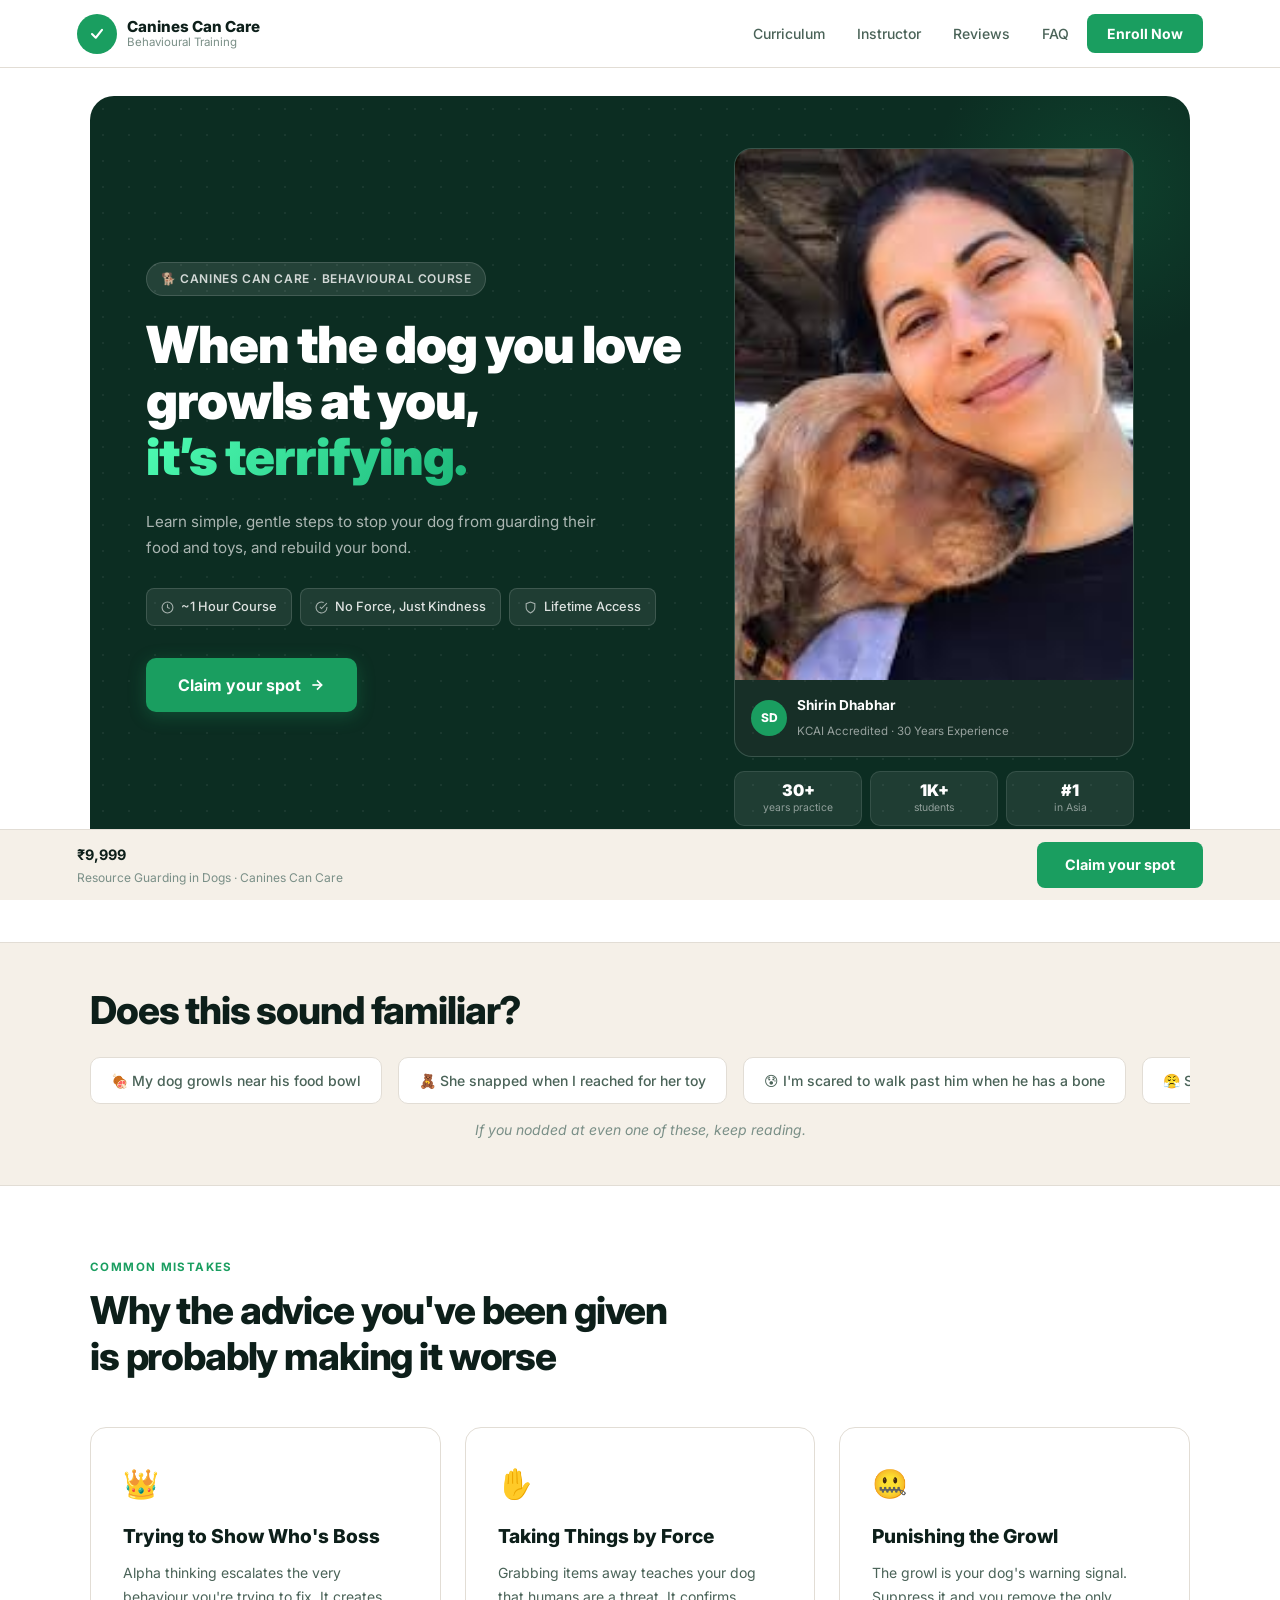
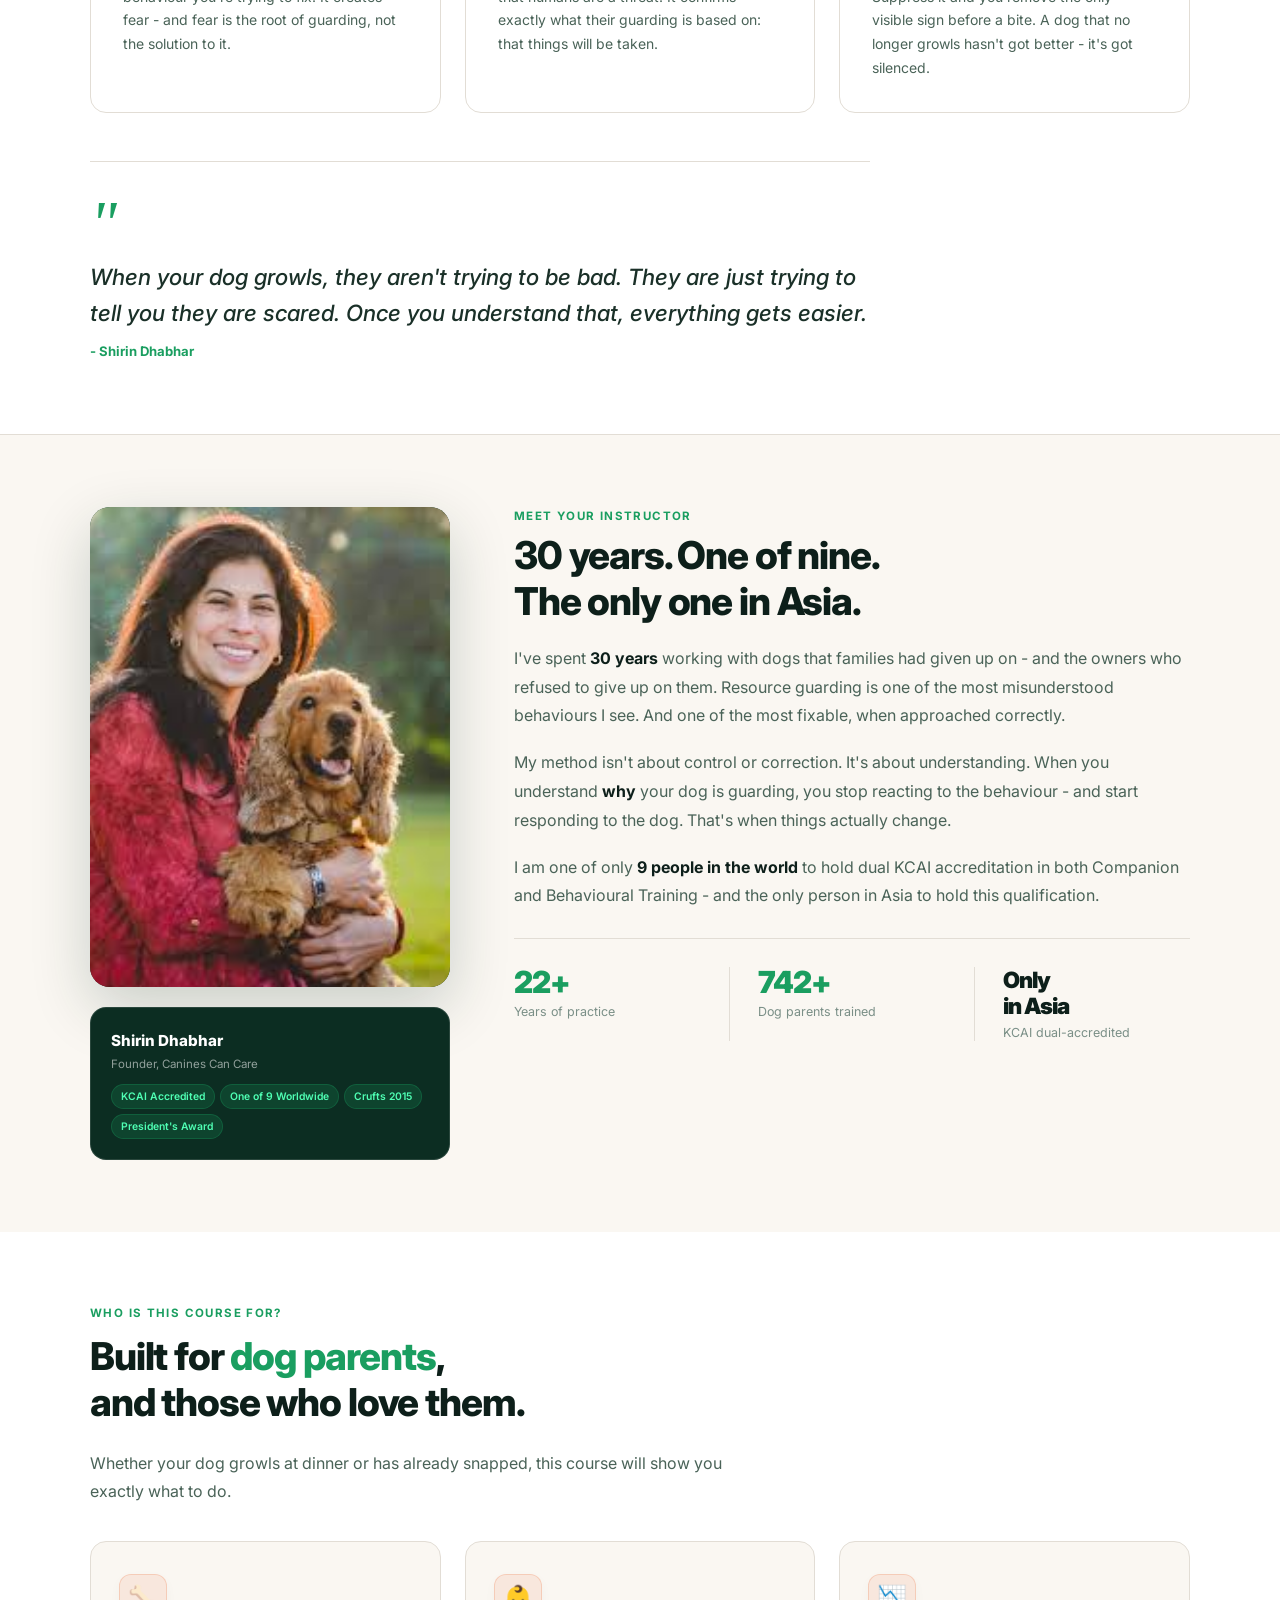
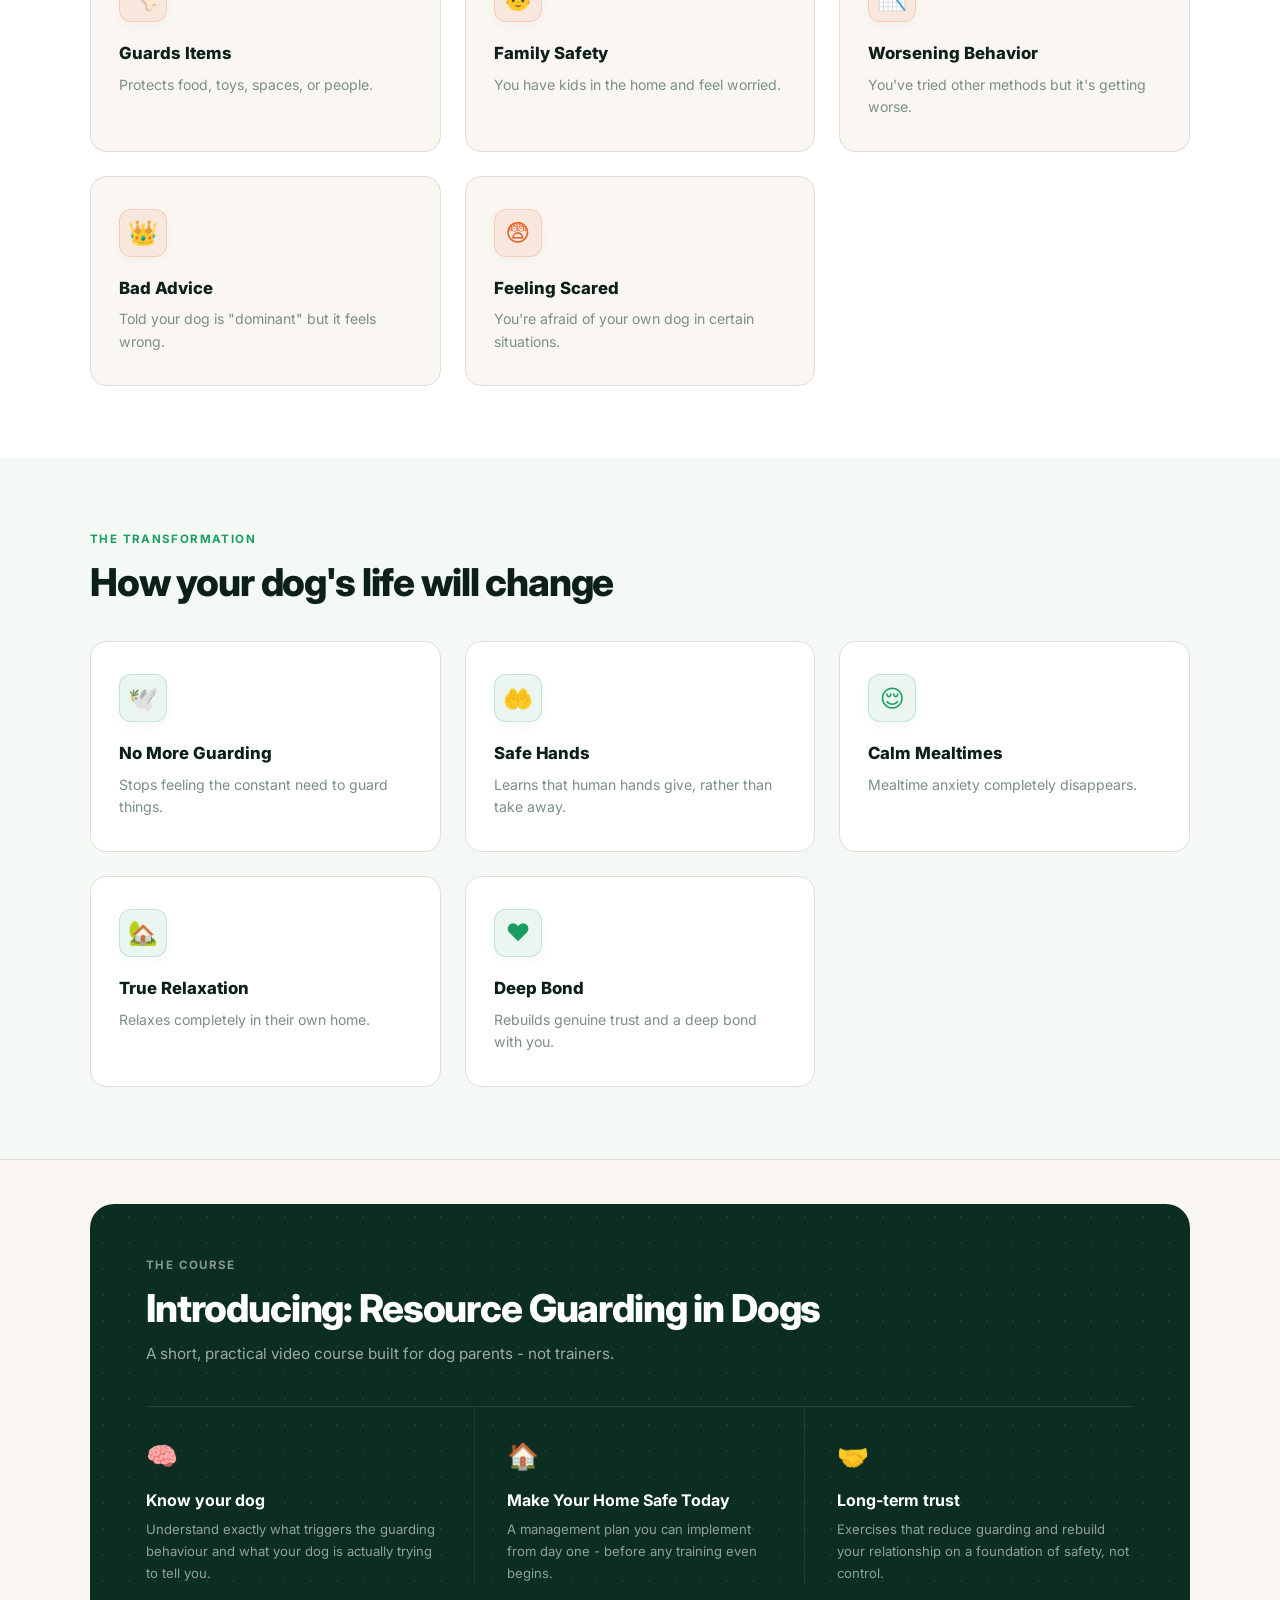
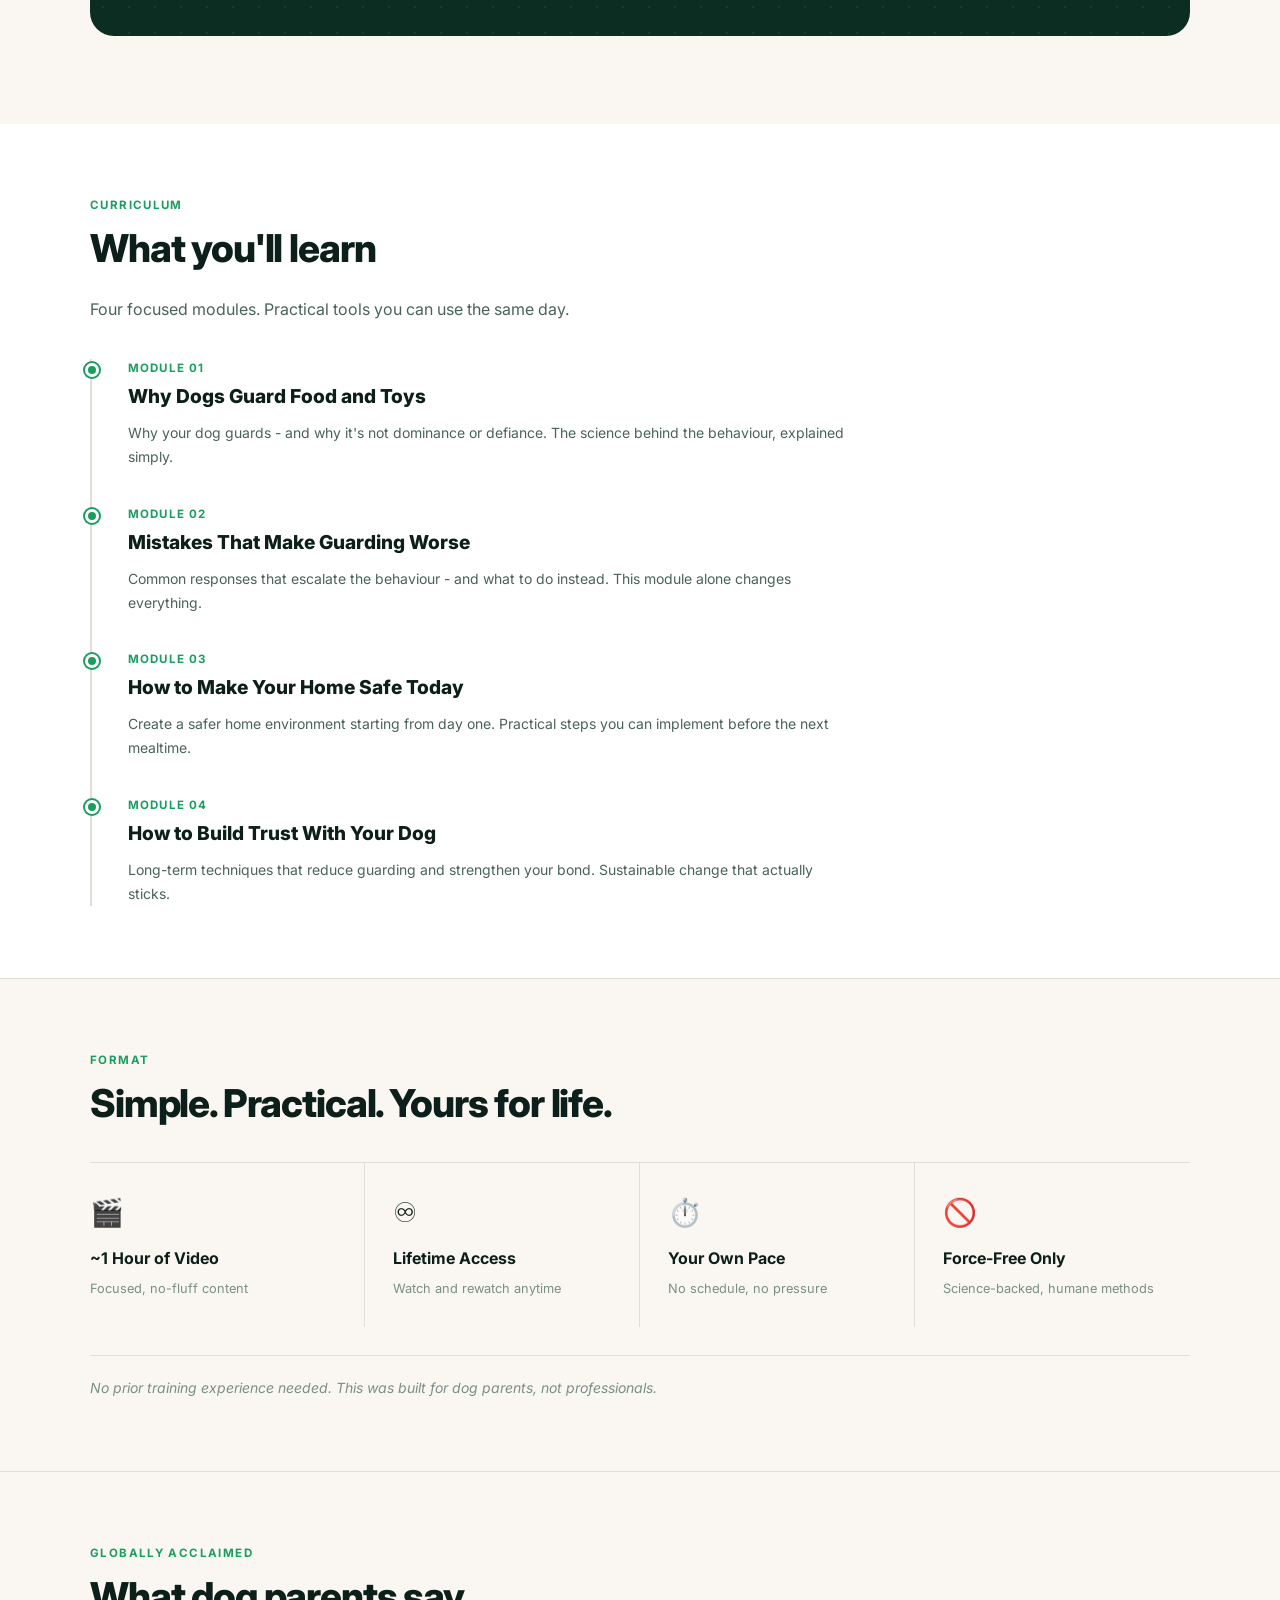
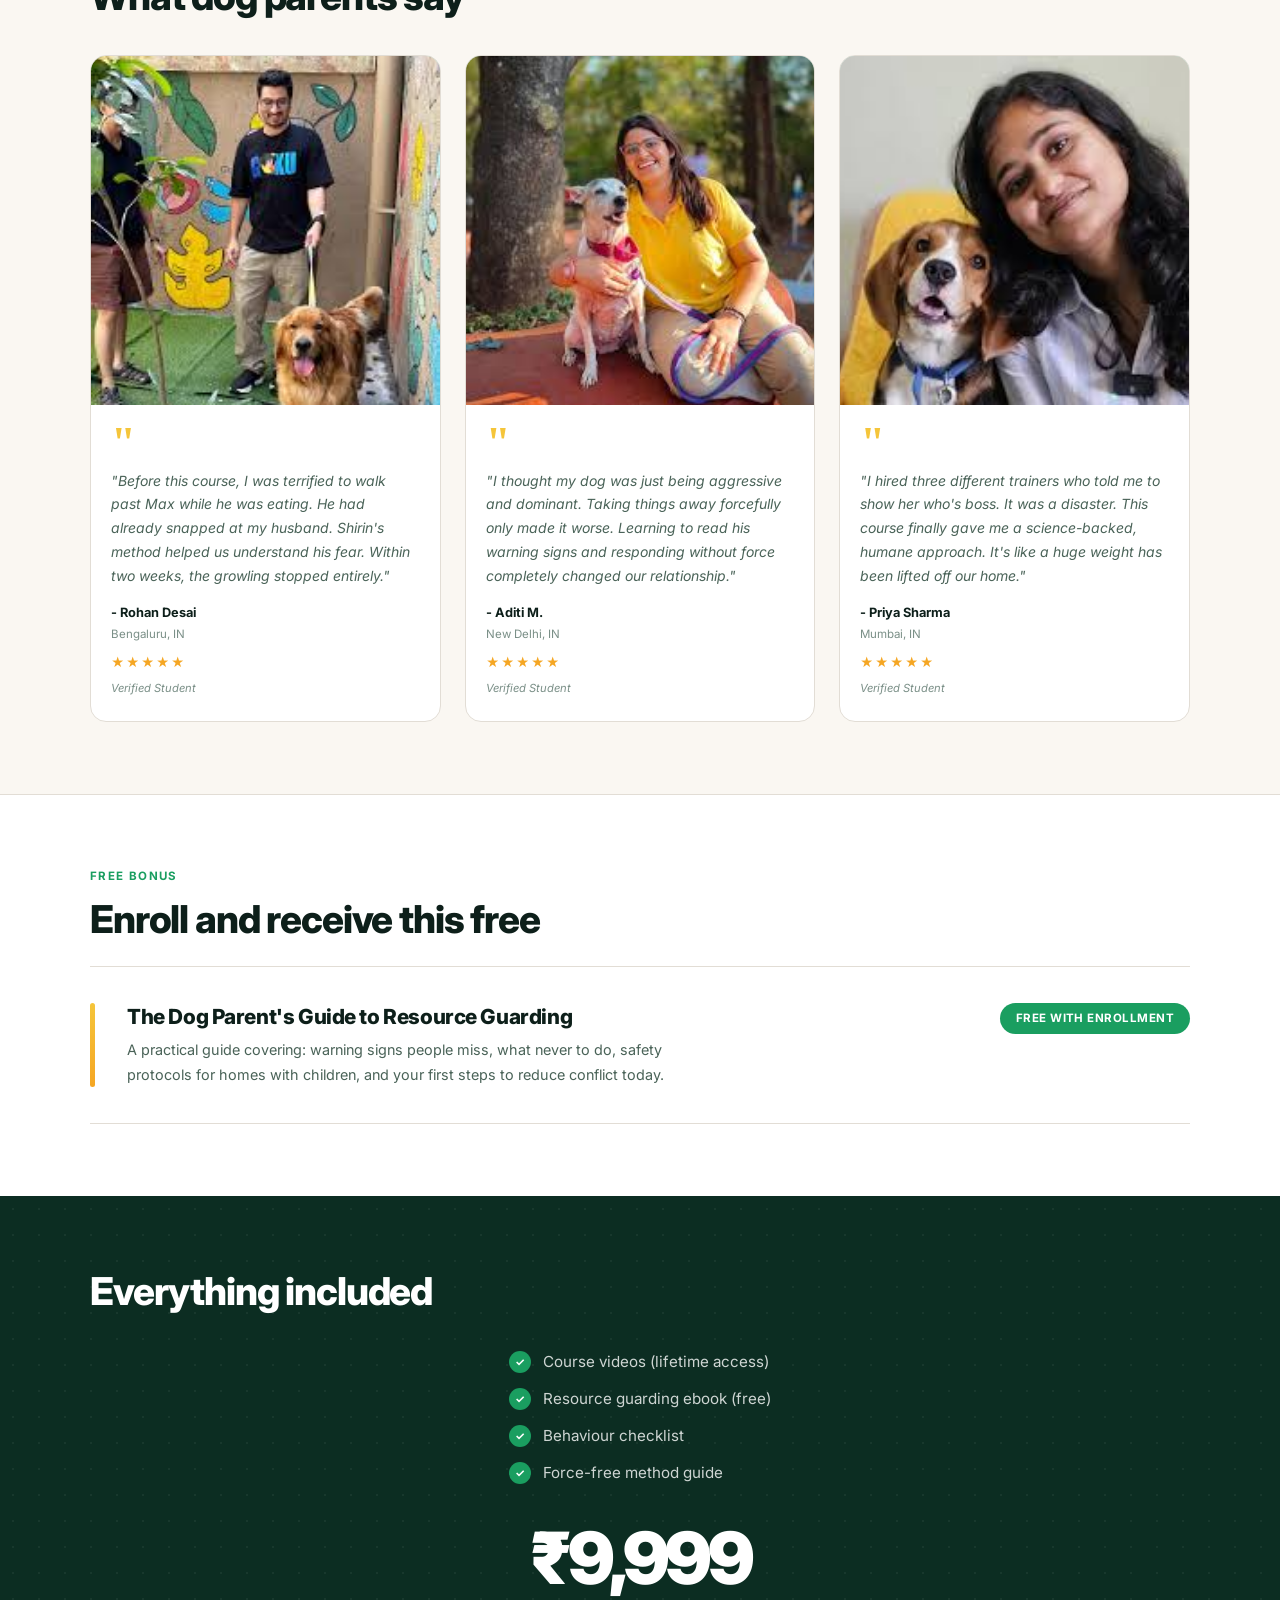
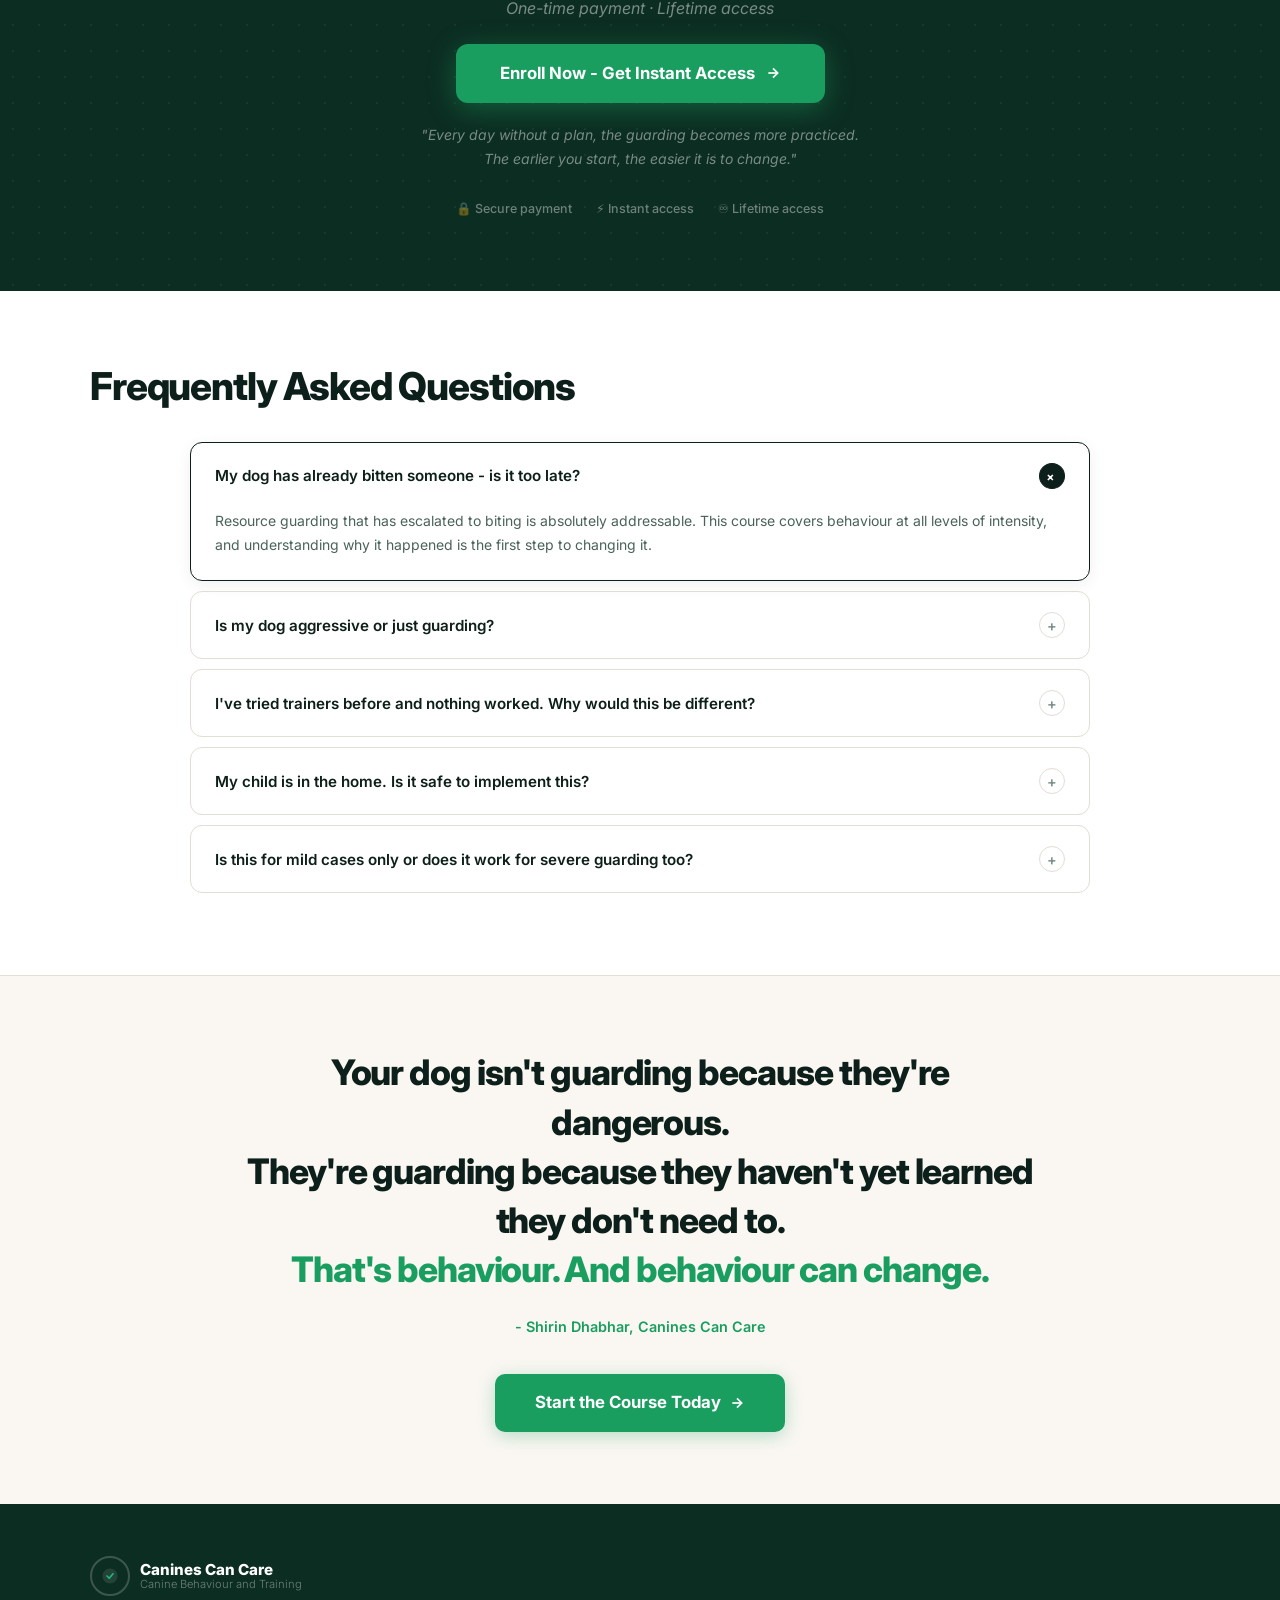
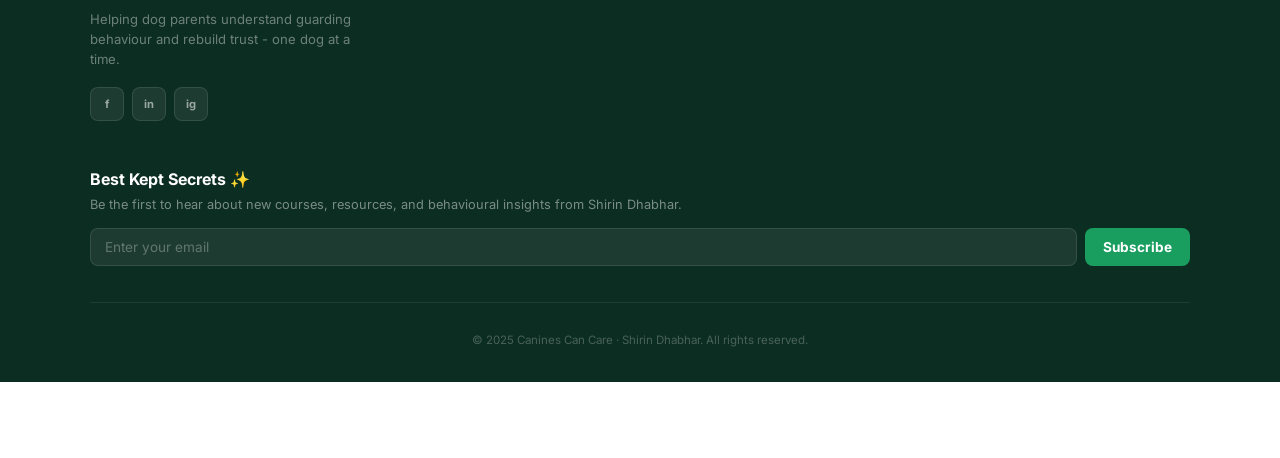
<file: resource-guarding-course.html>
<!DOCTYPE html>
<html lang="en">
<head>
<meta charset="UTF-8"/>
<meta name="viewport" content="width=device-width,initial-scale=1.0"/>
<title>Resource Guarding in Dogs - Canines Can Care</title>
<link rel="preconnect" href="https://fonts.googleapis.com"/>
<link rel="preconnect" href="https://fonts.gstatic.com" crossorigin/>
<link href="https://fonts.googleapis.com/css2?family=Inter:ital,wght@0,300;0,400;0,500;0,600;0,700;0,800;0,900;1,400&display=swap" rel="stylesheet"/>
<style>
/* ════════════════════════════════════
   RESET & ROOT
════════════════════════════════════ */
*,*::before,*::after{box-sizing:border-box;margin:0;padding:0}
html{scroll-behavior:smooth;-webkit-font-smoothing:antialiased;text-rendering:optimizeLegibility}
:root{
  --cream:#F5F0E8;
  --cream2:#EDE8DF;
  --cream3:#FAF7F2;
  --white:#FFFFFF;
  --dark:#0D1F1A;
  --dark2:#1A3028;
  --mid:#4A6358;
  --muted:#7A8F87;
  --border:#E2DDD5;
  --green:#1A9E60;
  --green2:#128A4F;
  --green-bg:#EAF6EF;
  --teal-hero:#0C2D22;
  --orange:#E8622A;
  --gold:#F5C53A;
  --font:'Inter',system-ui,sans-serif;
}
body{
  font-family:var(--font);
  background:#fff;
  color:var(--dark);
  line-height:1.65;
  overflow-x:hidden;
  padding-top:68px;
  padding-bottom:76px;
}

/* ════════════════════════════════════
   SCROLL ANIMATIONS
════════════════════════════════════ */
.reveal{
  opacity:0;
  transform:translateY(32px);
  transition:opacity .7s cubic-bezier(.22,1,.36,1), transform .7s cubic-bezier(.22,1,.36,1);
}
.reveal.visible{opacity:1;transform:translateY(0)}
.reveal-left{
  opacity:0;transform:translateX(-40px);
  transition:opacity .75s cubic-bezier(.22,1,.36,1),transform .75s cubic-bezier(.22,1,.36,1);
}
.reveal-left.visible{opacity:1;transform:translateX(0)}
.reveal-right{
  opacity:0;transform:translateX(40px);
  transition:opacity .75s cubic-bezier(.22,1,.36,1),transform .75s cubic-bezier(.22,1,.36,1);
}
.reveal-right.visible{opacity:1;transform:translateX(0)}
.reveal-scale{
  opacity:0;transform:scale(.94);
  transition:opacity .65s ease,transform .65s ease;
}
.reveal-scale.visible{opacity:1;transform:scale(1)}
/* stagger delays */
.d1{transition-delay:.05s}.d2{transition-delay:.15s}.d3{transition-delay:.25s}
.d4{transition-delay:.35s}.d5{transition-delay:.45s}

/* ════════════════════════════════════
   NAV
════════════════════════════════════ */
nav{
  position:fixed;top:0;left:0;right:0;z-index:1000;
  height:68px;padding:0 6%;
  background:rgba(255,255,255,0.95);
  backdrop-filter:blur(12px);-webkit-backdrop-filter:blur(12px);
  border-bottom:1px solid var(--border);
  display:flex;align-items:center;justify-content:space-between;
}
.nav-logo{display:flex;align-items:center;gap:10px;text-decoration:none}
.nav-logo-icon{
  width:40px;height:40px;border-radius:50%;
  background:var(--green);
  display:flex;align-items:center;justify-content:center;
  flex-shrink:0;
}
.nav-logo-icon svg{width:20px;height:20px}
.nav-brand{font-size:.95rem;font-weight:800;color:var(--dark);line-height:1.15}
.nav-brand small{display:block;font-weight:400;font-size:.72rem;color:var(--muted)}
.nav-links{display:flex;align-items:center;gap:4px}
.nav-link{color:var(--mid);font-size:.875rem;font-weight:500;text-decoration:none;padding:7px 14px;border-radius:6px;transition:color .2s,background .2s}
.nav-link:hover{color:var(--dark);background:var(--cream)}
.nav-enroll{
  background:var(--green);color:#fff;
  border:none;border-radius:8px;
  padding:8px 20px;font-size:.875rem;font-weight:700;
  cursor:pointer;text-decoration:none;font-family:var(--font);
  transition:background .2s,transform .15s;
}
.nav-enroll:hover{background:var(--green2);transform:translateY(-1px)}
.hamburger{display:none;flex-direction:column;gap:5px;background:none;border:none;cursor:pointer;padding:4px}
.hamburger span{width:22px;height:2px;background:var(--dark);border-radius:2px;display:block;transition:.3s}
.mobile-menu{
  display:none;position:fixed;top:68px;left:0;right:0;
  background:#fff;border-bottom:1px solid var(--border);
  padding:16px 6%;flex-direction:column;gap:0;z-index:999;
  box-shadow:0 12px 32px rgba(0,0,0,.1);
}
.mobile-menu.open{display:flex}
.mobile-menu a{color:var(--mid);text-decoration:none;font-size:.95rem;font-weight:500;padding:12px 0;border-bottom:1px solid var(--border)}
.mobile-menu a:last-child{border-bottom:none;color:var(--green);font-weight:700}

/* ════════════════════════════════════
   STICKY BAR
════════════════════════════════════ */
.sticky-bar{
  position:fixed;bottom:0;left:0;right:0;z-index:999;
  background:var(--cream);border-top:1px solid var(--border);
  padding:12px 6%;display:flex;align-items:center;justify-content:space-between;gap:16px;
}
.sticky-info{font-size:.9rem;font-weight:700;color:var(--dark)}
.sticky-info span{display:block;font-size:.75rem;font-weight:400;color:var(--muted);margin-top:1px}
.sticky-btn{
  background:var(--green);color:#fff;border:none;border-radius:8px;
  padding:11px 28px;font-size:.9rem;font-weight:700;
  cursor:pointer;text-decoration:none;font-family:var(--font);
  transition:background .2s,transform .15s;white-space:nowrap;
}
.sticky-btn:hover{background:var(--green2);transform:translateY(-1px)}

/* ════════════════════════════════════
   GLOBAL TYPOGRAPHY & ALIGNMENT
════════════════════════════════════ */
h1 { font-size: clamp(2.2rem, 5vw, 3.2rem); font-weight: 900; line-height: 1.1; letter-spacing: -0.02em; margin-bottom: 24px; color: var(--dark); text-align: left; }
h2 { font-size: clamp(1.8rem, 4vw, 2.4rem); font-weight: 800; line-height: 1.2; letter-spacing: -0.03em; margin-bottom: 24px; color: var(--dark); text-align: left; }
h3 { font-size: 1.2rem; font-weight: 800; line-height: 1.3; margin-bottom: 12px; color: var(--dark); text-align: left; }
h4 { font-size: 1rem; font-weight: 700; line-height: 1.4; margin-bottom: 8px; color: var(--dark); text-align: left; }
.section-title { margin-bottom: 24px; }
.eyebrow { text-align: left; }
.body-text { text-align: left; }

/* ════════════════════════════════════
   SHARED UTILS
════════════════════════════════════ */
.section{padding:72px 6%}
.inner{max-width:1100px;margin:0 auto}
.eyebrow{
  font-size:.72rem;font-weight:700;letter-spacing:.12em;
  text-transform:uppercase;color:var(--green);margin-bottom:10px;
}
h2.section-title{}
.body-text{font-size:1rem;color:var(--mid);line-height:1.75;max-width:640px}
.green-btn{
  display:inline-flex;align-items:center;gap:8px;
  background:var(--green);color:#fff;border:none;border-radius:10px;
  padding:14px 32px;font-size:1rem;font-weight:700;
  cursor:pointer;text-decoration:none;font-family:var(--font);
  transition:background .2s,transform .15s,box-shadow .2s;
  box-shadow:0 4px 18px rgba(26,158,96,.3);
}
.green-btn:hover{background:var(--green2);transform:translateY(-2px);box-shadow:0 8px 24px rgba(26,158,96,.4)}
.green-btn svg{width:16px;height:16px}

/* ════════════════════════════════════
   S01 HERO
════════════════════════════════════ */
#hero{background:#fff;padding:32px 6% 0}
.hero-card{
  background:var(--teal-hero);
  border-radius:24px;
  padding:52px 56px;
  display:grid;
  grid-template-columns:1fr 400px;
  gap:40px;align-items:center;
  background-image:radial-gradient(circle,rgba(255,255,255,.06) 1px,transparent 1px);
  background-size:26px 26px;
  background-color:var(--teal-hero);
  position:relative;overflow:hidden;
}
/* animated glow orb */
.hero-orb{
  position:absolute;top:-80px;right:-80px;
  width:340px;height:340px;border-radius:50%;
  background:radial-gradient(circle,rgba(26,158,96,.18) 0%,transparent 70%);
  animation:orbPulse 5s ease-in-out infinite;
  pointer-events:none;
}
@keyframes orbPulse{0%,100%{transform:scale(1);opacity:.6}50%{transform:scale(1.15);opacity:1}}
.hero-eyebrow{
  display:inline-flex;align-items:center;gap:7px;
  background:rgba(255,255,255,.1);border:1px solid rgba(255,255,255,.14);
  color:rgba(255,255,255,.8);font-size:.75rem;font-weight:600;letter-spacing:.05em;
  padding:6px 14px;border-radius:50px;margin-bottom:20px;text-transform:uppercase;
}
.hero-h1{color:#fff}
.hero-h1 em{
  font-style:normal;
  background:linear-gradient(135deg,#4FFFB4,#1DB87A);
  -webkit-background-clip:text;-webkit-text-fill-color:transparent;background-clip:text;
}
.hero-sub{font-size:.95rem;color:rgba(255,255,255,.65);line-height:1.7;margin-bottom:28px;max-width:460px}
.hero-pills{display:flex;flex-wrap:wrap;gap:8px;margin-bottom:32px}
.hero-pill{
  display:inline-flex;align-items:center;gap:7px;
  background:rgba(255,255,255,.08);border:1px solid rgba(255,255,255,.14);
  color:rgba(255,255,255,.85);font-size:.8rem;font-weight:500;
  padding:7px 14px;border-radius:8px;
}
.hero-pill svg{width:13px;height:13px;opacity:.7}
/* hero right - instructor visual */
.hero-right-col{display:flex;flex-direction:column;gap:14px}
.hero-instructor-card{
  background:rgba(255,255,255,.07);
  border:1px solid rgba(255,255,255,.12);
  border-radius:18px;
  overflow:hidden;
  position:relative;
}
.hero-instructor-img{
  width:100%;aspect-ratio:3/4;object-fit:cover;display:block;
  background:linear-gradient(160deg,#1A4A35 0%,#0A2B1E 100%);
  position:relative;
}
/* placeholder avatar for when no image supplied */
.hero-instructor-img .placeholder-av{
  width:100%;height:100%;display:flex;flex-direction:column;
  align-items:center;justify-content:flex-start;gap:8px;
  background:linear-gradient(160deg,#1A4A35 0%,#0A2B1E 100%);
}
.placeholder-av .av-circle{
  width:96px;height:96px;border-radius:50%;
  background:rgba(255,255,255,.15);
  border:2px solid rgba(255,255,255,.2);
  display:flex;align-items:center;justify-content:flex-start;
  font-size:2.2rem;font-weight:900;color:#fff;letter-spacing:-.02em;
}
.placeholder-av p{font-size:.8rem;color:rgba(255,255,255,.5);font-style:italic}
.hero-instructor-caption{
  padding:14px 16px;
  background:rgba(0,0,0,.2);
  display:flex;align-items:center;gap:10px;
}
.hero-instructor-caption strong{font-size:.85rem;font-weight:700;color:#fff;display:block}
.hero-instructor-caption span{font-size:.72rem;color:rgba(255,255,255,.55)}
/* mini stat pills below photo */
.hero-stat-row{display:flex;gap:8px}
.hero-stat-pill{
  flex:1;background:rgba(255,255,255,.08);border:1px solid rgba(255,255,255,.1);
  border-radius:10px;padding:10px 12px;text-align:center;
}
.hero-stat-pill strong{font-size:1rem;font-weight:900;color:#fff;display:block;line-height:1}
.hero-stat-pill small{font-size:.65rem;color:rgba(255,255,255,.5);margin-top:3px;display:block;line-height:1.3}

/* proof cards below hero */
.proof-row{
  display:grid;grid-template-columns:1fr;gap:16px;
  margin-top:20px;
}
.proof-item{
  background:var(--cream);
  background-image:radial-gradient(circle,rgba(0,0,0,.05) 1px,transparent 1px);
  background-size:18px 18px;background-color:var(--cream);
  border:1px solid var(--border);border-radius:16px;
  padding:24px 28px;
  transition: transform .3s, box-shadow .3s;
}
.proof-item:hover{
  transform: translateY(-4px);
  box-shadow: 0 12px 32px rgba(0,0,0,.08);
}
.proof-big{font-size:2.2rem;font-weight:900;color:var(--dark);letter-spacing:-.04em;margin-bottom:5px;line-height:1}
.proof-sub{font-size:.83rem;color:var(--muted);line-height:1.5}
.proof-tags{display:flex;flex-wrap:wrap;gap:6px;margin-top:12px}
.proof-tag{
  background:#fff;border:1px solid var(--border);border-radius:6px;
  padding:4px 10px;font-size:.7rem;font-weight:600;color:var(--mid);
}

/* ════════════════════════════════════
   S02 MARQUEE
════════════════════════════════════ */
#marquee{
  background:var(--cream);
  border-top:1px solid var(--border);border-bottom:1px solid var(--border);
  padding:44px 6%;
}
#marquee h2{}
.mwrap{overflow:hidden}
.mtrack{
  display:flex;width:max-content;
  gap:16px;
  animation:mscroll 30s linear infinite;
}
.mtrack:hover{animation-play-state:paused}
@keyframes mscroll{0%{transform:translateX(0)}100%{transform:translateX(-50%)}}
.mpill{
  display:inline-flex;align-items:center;gap:8px;
  background:#fff;border:1px solid var(--border);
  border-radius:10px;padding:11px 20px;
  font-size:.875rem;color:var(--mid);font-weight:500;
  white-space:nowrap;
  transition:border-color .2s, transform .2s, box-shadow .2s;
}
.mpill:hover{
  border-color:var(--green);
  transform:translateY(-2px);
  box-shadow:0 4px 12px rgba(26,158,96,.1);
}
.mnote{font-style:italic;color:var(--muted);font-size:.875rem;text-align:center;margin-top:14px}

/* ════════════════════════════════════
   S03 REFRAME - open layout, no boxes
════════════════════════════════════ */
#reframe{background:#fff}
.reframe-intro{margin-bottom:48px}
.reframe-points{
  display:grid;grid-template-columns:repeat(3,1fr);
  gap:24px;
}
.rpoint{
  padding:32px;
  background:#fff;
  border:1px solid var(--border);
  border-radius:16px;
  transition:transform .3s, box-shadow .3s;
}
.rpoint:hover{
  transform:translateY(-4px);
  box-shadow:0 12px 36px rgba(0,0,0,.06);
}
.rpoint-icon{font-size:1.8rem;margin-bottom:16px}
.rpoint h3{}
.rpoint p{font-size:.875rem;color:var(--mid);line-height:1.7}
.reframe-pullquote{
  margin-top:48px;padding-top:36px;border-top:1px solid var(--border);
  font-size:clamp(1.1rem,2vw,1.4rem);font-style:italic;
  color:var(--dark2);line-height:1.6;font-weight:500;
  max-width:780px;
}
.reframe-pullquote::before{
  content:'"';display:block;
  font-size:4rem;line-height:.8;color:var(--green);
  font-family:Georgia,serif;margin-bottom:10px;
}
.reframe-attrib{font-size:.82rem;color:var(--green);font-weight:700;margin-top:10px;font-style:normal}

/* ════════════════════════════════════
   S04 MEET SHIRIN - editorial two-col
════════════════════════════════════ */
#shirin{background:var(--cream3);border-top:1px solid var(--border)}
.shirin-layout{
  display:grid;grid-template-columns:360px 1fr;
  gap:64px;align-items:start;
}
/* Photo + creds */
.shirin-photo-wrap{position:relative}
.shirin-img{
  width:100%;border-radius:20px;
  aspect-ratio:3/4;object-fit:cover;
  display:block;
  background:linear-gradient(145deg,#1A4A35 0%,#0A2B1E 100%);
  overflow:hidden;
  box-shadow:0 20px 60px rgba(12,45,34,.2);
}
.shirin-img .ph{
  width:100%;height:100%;
  display:flex;flex-direction:column;
  align-items:center;justify-content:flex-start;gap:10px;
}
.ph-ring{
  width:120px;height:120px;border-radius:50%;
  background:rgba(255,255,255,.12);border:2px solid rgba(255,255,255,.2);
  display:flex;align-items:center;justify-content:flex-start;
  font-size:2.8rem;font-weight:900;color:#fff;
}
.ph p{font-size:.8rem;color:rgba(255,255,255,.45);font-style:italic}
/* floating badge on photo */
.shirin-float-badge{
  background:var(--teal-hero);
  border:1px solid rgba(255,255,255,.12);
  border-radius:16px;padding:20px;
  margin-top:20px;
}
.sfb-name{font-size:.95rem;font-weight:800;color:#fff;margin-bottom:2px}
.sfb-role{font-size:.72rem;color:rgba(255,255,255,.55)}
.sfb-creds{display:flex;flex-wrap:wrap;gap:5px;margin-top:10px}
.sfb-cred{
  background:rgba(26,158,96,.2);border:1px solid rgba(26,158,96,.3);
  color:#4FFFB4;font-size:.65rem;font-weight:600;
  padding:3px 9px;border-radius:50px;
}
/* text side */
.shirin-text .eyebrow{margin-bottom:6px}
.shirin-text h2{margin-bottom:20px}
.shirin-para{font-size:1rem;color:var(--mid);line-height:1.8;margin-bottom:18px}
.shirin-para strong{color:var(--dark);font-weight:700}
/* stats inline - no boxes */
.shirin-stats{
  display:flex;gap:0;
  border-top:1px solid var(--border);
  margin-top:28px;padding-top:28px;
}
.sstat{flex:1;padding-right:28px;border-right:1px solid var(--border)}
.sstat:last-child{border-right:none;padding-right:0;padding-left:28px}
.sstat:nth-child(2){padding:0 28px}
.sstat-num{font-size:1.9rem;font-weight:900;color:var(--dark);letter-spacing:-.04em;line-height:1}
.sstat-num sup{font-size:1rem;vertical-align:super}
.sstat-num span{color:var(--green)}
.sstat-desc{font-size:.78rem;color:var(--muted);margin-top:5px;line-height:1.4}

/* ════════════════════════════════════
   S05 WHO IS THIS FOR - open two-col
════════════════════════════════════ */
#who{background:#fff}
.who-layout{
  display:grid;grid-template-columns:1fr;
  gap:0;margin-top:36px;
  border-top:1px solid var(--border);
}
.who-col{padding:36px 0}
.who-col:first-child{padding-right:48px;border-right:1px solid var(--border)}
.who-col:last-child{padding-left:48px}
.who-col-head{
  font-size:.82rem;font-weight:700;color:var(--dark);
  letter-spacing:.02em;margin-bottom:20px;
  padding-bottom:12px;border-bottom:1px solid var(--border);
}
.who-list{list-style:none;display:flex;flex-direction:column;gap:14px}
.who-list li{
  display:flex;align-items:flex-start;gap:12px;
  font-size:.9rem;color:var(--mid);line-height:1.6;
}
.who-list li .icon-dot{
  width:24px;height:24px;border-radius:50%;flex-shrink:0;margin-top:2px;
  display:flex;align-items:center;justify-content:center;
}
.who-list.if-list li .icon-dot{background:rgba(232,98,42,.1);color:var(--orange)}
.who-list.after-list li .icon-dot{background:var(--green);color:#fff}
.who-list li .icon-dot svg{width:14px;height:14px}

/* LIGHT MODE GRID CARDS */
.feature-grid {
  display: grid; grid-template-columns: repeat(auto-fit, minmax(280px, 1fr));
  gap: 24px; margin-top: 36px;
}
.feature-card {
  background: var(--cream3);
  border: 1px solid var(--border);
  border-radius: 16px;
  padding: 32px 28px;
  transition: transform 0.2s, box-shadow 0.2s;
}
.feature-card:hover {
  transform: translateY(-4px);
  box-shadow: 0 12px 24px rgba(0,0,0,0.04);
}
.fc-icon {
  width: 48px; height: 48px;
  border-radius: 12px;
  background: #fff;
  display: flex; align-items: center; justify-content: center;
  font-size: 1.5rem;
  margin-bottom: 20px;
  box-shadow: 0 4px 12px rgba(0,0,0,0.03);
  border: 1px solid var(--border);
}
.fc-icon.red { background: rgba(232,98,42,.1); border-color: rgba(232,98,42,.2); color: var(--orange); }
.fc-icon.green { background: var(--green-bg); border-color: rgba(26,158,96,.2); color: var(--green); }
.feature-card h4 {
  font-size: 1.05rem; font-weight: 800; color: var(--dark); margin-bottom: 8px;
}
.feature-card p {
  font-size: 0.88rem; color: var(--muted); line-height: 1.6;
}

/* ════════════════════════════════════
   S06 COURSE INTRO - full dark card
════════════════════════════════════ */
#course-intro{background:var(--cream3);border-top:1px solid var(--border);padding:44px 6%}
.intro-dark{
  background:var(--teal-hero);border-radius:24px;
  padding:52px 56px;
  background-image:radial-gradient(circle,rgba(255,255,255,.06) 1px,transparent 1px);
  background-size:26px 26px;background-color:var(--teal-hero);
  position:relative;overflow:hidden;
}
.intro-dark .eyebrow{color:rgba(255,255,255,.5)}
.intro-dark h2{color:#fff;margin-bottom:10px}
.intro-dark .sub-text{font-size:.95rem;color:rgba(255,255,255,.6);margin-bottom:40px}
/* 3-col open list inside dark card */
.outcomes-open{
  display:grid;grid-template-columns:repeat(3,1fr);
  gap:0;border-top:1px solid rgba(255,255,255,.1);
}
.oc{padding:28px 32px 0 0;border-right:1px solid rgba(255,255,255,.08)}
.oc:last-child{border-right:none;padding-right:0;padding-left:32px}
.oc:nth-child(2){padding:28px 32px 0}
.oc-emoji{font-size:1.6rem;margin-bottom:12px;display:block}
.oc h4{color:#fff}
.oc p{font-size:.82rem;color:rgba(255,255,255,.55);line-height:1.65}

/* ════════════════════════════════════
   S07 CURRICULUM - timeline, open
════════════════════════════════════ */
#curriculum{background:#fff}
.curr-list{
  display:flex;flex-direction:column;gap:0;
  max-width:760px;margin-top:36px;
  border-left:2px solid var(--border);
  padding-left:36px;
}
.curr-item{
  position:relative;padding-bottom:36px;
  transition:opacity .3s ease, transform .3s ease;
}
.curr-list:hover .curr-item{opacity:.4}
.curr-list .curr-item:hover{opacity:1;transform:translateX(8px)}
.curr-item:last-child{padding-bottom:0}
/* connector dot */
.curr-item::before{
  content:'';position:absolute;
  left:-43px;top:4px;
  width:14px;height:14px;border-radius:50%;
  background:var(--green);
  border:3px solid #fff;
  box-shadow:0 0 0 2px var(--green);
  transition:all .3s ease;
}
.curr-item:hover::before{
  box-shadow:0 0 0 4px rgba(26,158,96,.2);
  background:var(--green2);
}
.curr-num{font-size:.72rem;font-weight:700;color:var(--green);letter-spacing:.1em;text-transform:uppercase;margin-bottom:6px}
.curr-item h3{transition:color .3s ease}
.curr-item:hover h3{color:var(--green)}
.curr-item p{font-size:.875rem;color:var(--mid);line-height:1.7}

/* ════════════════════════════════════
   S08 FORMAT - inline icons, no boxes
════════════════════════════════════ */
#format{background:var(--cream3);border-top:1px solid var(--border)}
.format-list{
  display:grid;grid-template-columns:repeat(4,1fr);
  gap:0;margin-top:36px;
  border-top:1px solid var(--border);
}
.format-item{padding:28px 28px 28px 0;border-right:1px solid var(--border)}
.format-item:last-child{border-right:none;padding-right:0;padding-left:28px}
.format-item:nth-child(2){padding:28px}
.format-item:nth-child(3){padding:28px}
.format-emoji{font-size:1.7rem;margin-bottom:12px;display:block}
.format-item h4{}
.format-item p{font-size:.8rem;color:var(--muted)}
.format-foot{font-size:.875rem;color:var(--muted);margin-top:28px;padding-top:20px;border-top:1px solid var(--border);font-style:italic}

/* ════════════════════════════════════
   S09 CASE STORY - editorial strip
════════════════════════════════════ */
#case{background:#fff;border-top:1px solid var(--border)}
.case-inner{
  padding:40px 0 40px;
  border-left:4px solid var(--orange);
  padding-left:32px;
}
.case-eyebrow{font-size:.72rem;font-weight:700;color:var(--orange);letter-spacing:.1em;text-transform:uppercase;margin-bottom:8px}
.case-head{font-size:1.1rem;font-weight:700;color:var(--muted);margin-bottom:12px;letter-spacing:-.01em}
.case-body{font-size:.95rem;color:var(--mid);font-style:italic;line-height:1.75;max-width:700px}

/* ════════════════════════════════════
   S10 TESTIMONIALS - photo cards
════════════════════════════════════ */
#testimonials{background:var(--cream3);border-top:1px solid var(--border)}
.testi-row{
  display:grid;grid-template-columns:repeat(3,1fr);
  gap:24px;margin-top:36px;
}
.testi-card{
  background:#fff;border-radius:16px;
  border:1px solid var(--border);
  overflow:hidden;
  transition:transform .3s ease,box-shadow .3s ease;
}
.testi-card:hover{transform:translateY(-4px);box-shadow:0 12px 36px rgba(0,0,0,.09)}
/* photo slot */
.testi-photo{
  width:100%;aspect-ratio:1;
  background:linear-gradient(145deg,#c8e6da 0%,#a8d5c2 100%);
  display:flex;align-items:center;justify-content:flex-start;
  font-size:2.5rem;font-weight:800;color:#fff;
  position:relative;overflow:hidden;
}
.testi-photo img{width:100%;height:100%;object-fit:cover;object-position:top;display:block;transition:transform .5s ease}
.testi-card:hover .testi-photo img{transform:scale(1.05)}
.testi-photo .tph-placeholder{
  display:flex;flex-direction:column;align-items:center;gap:8px;
}
.tph-placeholder span{font-size:.72rem;color:rgba(255,255,255,.6);font-style:italic}
.testi-body{padding:20px 20px 24px}
.testi-quote-char{font-size:2.8rem;line-height:.8;color:var(--gold);font-family:Georgia,serif;font-weight:900;margin-bottom:8px}
.testi-text{font-style:italic;font-size:.875rem;color:var(--mid);line-height:1.7;margin-bottom:14px}
.testi-name{font-size:.8rem;font-weight:700;color:var(--dark);margin-bottom:2px}
.testi-city{font-size:.72rem;color:var(--muted)}
.testi-stars{color:#F5A623;font-size:.8rem;letter-spacing:2px;margin-top:8px}
.testi-note{font-size:.7rem;color:var(--muted);margin-top:6px;font-style:italic}

/* ════════════════════════════════════
   S11 BONUS - accent strip
════════════════════════════════════ */
#bonus{background:#fff;border-top:1px solid var(--border)}
.bonus-inner{
  display:grid;grid-template-columns:auto 1fr auto;
  align-items:center;gap:32px;
  padding:36px 0;
  border-top:1px solid var(--border);
  border-bottom:1px solid var(--border);
  position:relative;
}
.bonus-accent{
  width:5px;height:100%;
  background:linear-gradient(to bottom,var(--gold),#F5A623);
  border-radius:4px;flex-shrink:0;
  align-self:stretch;
}
.bonus-text h3{font-size:1.3rem;font-weight:800;color:var(--dark);margin-bottom:8px;letter-spacing:-.02em}
.bonus-text p{font-size:.9rem;color:var(--mid);line-height:1.7;max-width:600px}
.bonus-badge-pill{
  background:var(--green);color:#fff;
  font-size:.72rem;font-weight:700;
  padding:6px 16px;border-radius:50px;
  letter-spacing:.04em;text-transform:uppercase;white-space:nowrap;
  align-self:flex-start;
}

/* ════════════════════════════════════
   S12 ENROLL
════════════════════════════════════ */
#enroll{
  background:var(--teal-hero);
  background-image:radial-gradient(circle,rgba(255,255,255,.05) 1px,transparent 1px);
  background-size:26px 26px;background-color:var(--teal-hero);
}
#enroll .inner{text-align:center}
#enroll h2{color:#fff;margin-bottom:32px}
.enroll-list{
  display:inline-flex;flex-direction:column;
  gap:12px;align-items:flex-start;text-align:left;margin-bottom:36px;
}
.enroll-row{
  display:flex;align-items:center;justify-content:flex-start;gap:12px;
  font-size:.95rem;color:rgba(255,255,255,.8);
}
.echeck{
  width:22px;height:22px;border-radius:50%;
  background:var(--green);display:flex;align-items:center;
  justify-content:center;flex-shrink:0;
  font-size:.7rem;color:#fff;font-weight:700;
}
.enroll-price{
  font-size:clamp(3rem,6vw,4.5rem);font-weight:900;
  color:#fff;letter-spacing:-.05em;margin-bottom:28px;line-height:1;
}
.enroll-price sub{
  font-size:1rem;font-weight:400;
  color:rgba(255,255,255,.45);display:block;
  letter-spacing:0;margin-top:6px;font-style:italic;
}
.enroll-cta{
  display:inline-flex;align-items:center;gap:10px;
  background:var(--green);color:#fff;border:none;border-radius:12px;
  padding:16px 44px;font-size:1.05rem;font-weight:700;
  cursor:pointer;text-decoration:none;font-family:var(--font);
  transition:background .2s,transform .15s;
  box-shadow:0 6px 28px rgba(26,158,96,.45);
}
.enroll-cta:hover{background:var(--green2);transform:translateY(-2px)}
.enroll-urgency{
  font-style:italic;color:rgba(255,255,255,.45);
  font-size:.875rem;max-width:460px;margin:20px auto 28px;line-height:1.7;
}
.trust-row{
  display:flex;gap:24px;justify-content:center;flex-wrap:wrap;
  font-size:.78rem;color:rgba(255,255,255,.4);font-weight:500;
}

/* ════════════════════════════════════
   S13 FAQ - GrowthSchool style
════════════════════════════════════ */
#faq{background:#fff;}
#faq h2{margin-bottom:32px}
.faq-list{max-width:900px;margin:0 auto;}
.faq-item{
  border:1px solid var(--border);border-radius:12px;
  margin-bottom:10px;overflow:hidden;
  transition:border-color .2s,box-shadow .2s;
}
.faq-item.open{border-color:var(--border2);box-shadow:0 4px 16px rgba(0,0,0,.06)}
.faq-btn{
  width:100%;background:none;border:none;
  padding:20px 24px;display:flex;align-items:center;
  justify-content:space-between;gap:16px;
  text-align:left;cursor:pointer;
  font-size:.95rem;font-weight:600;color:var(--dark);
  font-family:var(--font);
}
.faq-btn:hover{background:var(--cream3)}
.faq-icon{
  flex-shrink:0;width:26px;height:26px;border-radius:50%;
  border:1.5px solid var(--border);
  display:flex;align-items:center;justify-content:center;
  font-size:.9rem;color:var(--muted);
  transition:transform .3s,background .2s,border-color .2s,color .2s;
}
.faq-item.open .faq-icon{
  transform:rotate(45deg);
  background:var(--dark);border-color:var(--dark);color:#fff;
}
.faq-answer{
  max-height:0;overflow:hidden;
  transition:max-height .35s ease,padding .3s;
  padding:0 24px;
  font-size:.875rem;color:var(--mid);line-height:1.78;
}
.faq-item.open .faq-answer{max-height:240px;padding:0 24px 22px}

/* ════════════════════════════════════
   S14 CLOSING
════════════════════════════════════ */
#closing{
  background:var(--cream3);border-top:1px solid var(--border);
  text-align:center;
}
.closing-copy{
  font-size:clamp(1.4rem,3vw,2.2rem);font-weight:800;
  color:var(--dark);letter-spacing:-.03em;line-height:1.4;
  margin-bottom:20px;max-width:800px;margin-left:auto;margin-right:auto;
}
.closing-copy .gc{color:var(--green)}
.closing-attrib{font-size:.9rem;font-weight:600;color:var(--green);margin-bottom:36px}

/* ════════════════════════════════════
   FOOTER
════════════════════════════════════ */
footer{background:var(--teal-hero);padding:52px 6% 32px}
.ft-inner{max-width:1100px;margin:0 auto}
.ft-top{
  display:grid;grid-template-columns:1fr;gap:48px;
  padding-bottom:36px;border-bottom:1px solid rgba(255,255,255,.08);
  margin-bottom:28px;
}
.ft-left{}
.ft-logo{display:flex;align-items:center;gap:10px;text-decoration:none;margin-bottom:14px}
.ft-logo-icon{
  width:40px;height:40px;border-radius:50%;
  border:2px solid rgba(255,255,255,.2);
  display:flex;align-items:center;justify-content:center;
}
.ft-logo-icon svg{width:18px;height:18px}
.ft-logo-text{font-size:.95rem;font-weight:800;color:#fff;line-height:1.15}
.ft-logo-text small{display:block;font-weight:300;font-size:.7rem;color:rgba(255,255,255,.4)}
.ft-tagline{font-size:.82rem;color:rgba(255,255,255,.4);line-height:1.5;max-width:280px;margin-bottom:18px}
.ft-socials{display:flex;gap:8px}
.ft-social{
  width:34px;height:34px;border-radius:8px;
  background:rgba(255,255,255,.07);border:1px solid rgba(255,255,255,.1);
  display:flex;align-items:center;justify-content:center;
  color:rgba(255,255,255,.55);font-size:.7rem;font-weight:700;
  text-decoration:none;transition:background .2s,color .2s;
}
.ft-social:hover{background:rgba(255,255,255,.15);color:#fff}
.ft-right h3{font-size:1rem;font-weight:700;color:#fff;margin-bottom:5px}
.ft-right h3 span{color:var(--gold)}
.ft-right p{font-size:.8rem;color:rgba(255,255,255,.45);margin-bottom:14px;line-height:1.5}
.ft-sub-row{display:flex;gap:8px}
.ft-input{
  flex:1;background:rgba(255,255,255,.07);border:1px solid rgba(255,255,255,.1);
  border-radius:8px;padding:10px 14px;
  font-size:.85rem;color:#fff;font-family:var(--font);outline:none;
}
.ft-input::placeholder{color:rgba(255,255,255,.3)}
.ft-input:focus{border-color:var(--green)}
.ft-sub-btn{
  background:var(--green);color:#fff;border:none;border-radius:8px;
  padding:10px 18px;font-size:.85rem;font-weight:700;
  cursor:pointer;font-family:var(--font);transition:background .2s;
  white-space:nowrap;
}
.ft-sub-btn:hover{background:var(--green2)}
.ft-copy{text-align:center;font-size:.72rem;color:rgba(255,255,255,.25)}

/* ════════════════════════════════════
   RESPONSIVE
════════════════════════════════════ */
@media(max-width:900px){
  .hero-card{grid-template-columns:1fr;gap:24px}
  .hero-right-col{display:none}
  .proof-row{grid-template-columns:1fr 1fr}
  .shirin-layout{grid-template-columns:1fr;gap:32px}
  .reframe-points{grid-template-columns:1fr;gap:16px}
  .rpoint{padding:24px}
  .outcomes-open{grid-template-columns:1fr}
  .oc{border-right:none;padding:24px 0;border-bottom:1px solid rgba(255,255,255,.08)}
  .oc:last-child{border-bottom:none;padding-left:0}
  .oc:nth-child(2){padding:24px 0}
  .format-list{grid-template-columns:1fr 1fr}
  .format-item:nth-child(2){padding:28px 28px 28px 0}
  .format-item:nth-child(3){padding:28px 28px 28px 0}
  .testi-row{grid-template-columns:1fr 1fr}
  .ft-top{grid-template-columns:1fr;gap:28px}
  .who-layout{grid-template-columns:1fr}
  .who-col:first-child{border-right:none;padding-right:0;border-bottom:1px solid var(--border);padding-bottom:28px}
  .who-col:last-child{padding-left:0}
  .bonus-inner{grid-template-columns:auto 1fr;gap:20px}
  .bonus-badge-pill{display:none}
  .shirin-stats{flex-direction:column;gap:0}
  .sstat{border-right:none;padding:16px 0!important;border-bottom:1px solid var(--border)}
  .sstat:last-child{border-bottom:none}
  .intro-dark{padding:32px 28px}
}
@media(max-width:640px){
  .hamburger{display:flex}
  .nav-links{display:none}
  .proof-row{grid-template-columns:1fr}
  .testi-row{grid-template-columns:1fr}
  .format-list{grid-template-columns:1fr}
  .format-item{border-right:none!important;padding-left:0!important;border-bottom:1px solid var(--border)}
  .format-item:last-child{border-bottom:none}
  .hero-card{padding:28px 24px}
  .hero-h1{color:#fff}
  .section{padding:52px 5%}
  .curr-list{padding-left:24px}
  .curr-item::before{left:-31px}
  .ft-sub-row{flex-direction:column}
}
</style>
</head>
<body>

<!-- ══ NAV ══ -->
<nav>
  <a class="nav-logo" href="#">
    <div class="nav-logo-icon">
      <svg viewBox="0 0 24 24" fill="none">
        <path d="M6 12L10.5 16.5L18 7" stroke="#ffffff" stroke-width="2.5" stroke-linecap="round" stroke-linejoin="round"/>
      </svg>
    </div>
    <div class="nav-brand">Canines Can Care<small>Behavioural Training</small></div>
  </a>
  <div class="nav-links">
    <a class="nav-link" href="#curriculum">Curriculum</a>
    <a class="nav-link" href="#shirin">Instructor</a>
    <a class="nav-link" href="#testimonials">Reviews</a>
    <a class="nav-link" href="#faq">FAQ</a>
    <a class="nav-enroll" href="#enroll">Enroll Now</a>
  </div>
  <button class="hamburger" id="ham" aria-label="Menu">
    <span></span><span></span><span></span>
  </button>
</nav>
<div class="mobile-menu" id="mob">
  <a href="#curriculum">Curriculum</a>
  <a href="#shirin">Instructor</a>
  <a href="#testimonials">Reviews</a>
  <a href="#faq">FAQ</a>
  <a href="#enroll">Enroll Now →</a>
</div>

<!-- ══ STICKY BAR ══ -->
<div class="sticky-bar">
  <div class="sticky-info">
    ₹9,999
    <span>Resource Guarding in Dogs · Canines Can Care</span>
  </div>
  <a class="sticky-btn" href="#enroll">Claim your spot</a>
</div>

<!-- ══════ S01 HERO ══════ -->
<section id="hero" style="background:#fff;padding:28px 6% 64px">
  <div class="inner">
    <div class="hero-card reveal">
      <div class="hero-orb"></div>
      <!-- LEFT -->
      <div class="hero-left">
        <div class="hero-eyebrow">🐕 Canines Can Care · Behavioural Course</div>
        <h1 class="hero-h1">
          When the dog you love growls at you,<br>
          <em>it’s terrifying.</em>
        </h1>
        <p class="hero-sub">Learn simple, gentle steps to stop your dog from guarding their food and toys, and rebuild your bond.</p>
        <div class="hero-pills">
          <div class="hero-pill">
            <svg viewBox="0 0 24 24" fill="none" stroke="currentColor" stroke-width="2"><circle cx="12" cy="12" r="10"/><polyline points="12 6 12 12 16 14"/></svg>
            ~1 Hour Course
          </div>
          <div class="hero-pill">
            <svg viewBox="0 0 24 24" fill="none" stroke="currentColor" stroke-width="2"><path d="M22 11.08V12a10 10 0 1 1-5.93-9.14"/><polyline points="22 4 12 14.01 9 11.01"/></svg>
            No Force, Just Kindness
          </div>
          <div class="hero-pill">
            <svg viewBox="0 0 24 24" fill="none" stroke="currentColor" stroke-width="2"><path d="M12 22s8-4 8-10V5l-8-3-8 3v7c0 6 8 10 8 10z"/></svg>
            Lifetime Access
          </div>
        </div>
        <a class="green-btn" href="#enroll">
          Claim your spot
          <svg viewBox="0 0 24 24" fill="none" stroke="currentColor" stroke-width="2.5"><line x1="5" y1="12" x2="19" y2="12"/><polyline points="12 5 19 12 12 19"/></svg>
        </a>
      </div>
      <!-- RIGHT - Shirin's photo slot -->
      <div class="hero-right-col">
        <div class="hero-instructor-card">
          <div class="hero-instructor-img">
            <!-- REPLACE src with Shirin's actual photo when provided -->
            <img src="4.jpeg" alt="Shirin Dhabhar"
              onerror="this.style.display='none';this.nextElementSibling.style.display='flex'"
              style="width:100%;height:100%;object-fit:cover;display:block"/>
            <div class="placeholder-av" style="display:none;width:100%;height:100%;background:linear-gradient(160deg,#1A4A35,#0A2B1E);align-items:center;justify-content:center;flex-direction:column;gap:10px">
              <div class="av-circle">SD</div>
              <p style="font-size:.8rem;color:rgba(255,255,255,.45);font-style:italic">Shirin's photo here</p>
            </div>
          </div>
          <div class="hero-instructor-caption">
            <div class="instructor-avatar" style="width:36px;height:36px;border-radius:50%;background:var(--green);display:flex;align-items:center;justify-content:center;font-size:.75rem;font-weight:800;color:#fff;flex-shrink:0">SD</div>
            <div>
              <strong>Shirin Dhabhar</strong>
              <span>KCAI Accredited · 30 Years Experience</span>
            </div>
          </div>
        </div>
        <div class="hero-stat-row">
          <div class="hero-stat-pill"><strong><span class="counter" data-target="30">0</span>+</strong><small>years practice</small></div>
          <div class="hero-stat-pill"><strong><span class="counter" data-target="1K">0</span>+</strong><small>students</small></div>
          <div class="hero-stat-pill"><strong>#1</strong><small>in Asia</small></div>
        </div>
      </div>
    </div>


  </div>
</section>

<!-- ══════ S02 MARQUEE ══════ -->
<section id="marquee">
  <div class="inner">
    <h2 class="reveal">Does this sound familiar?</h2>
    <div class="mwrap reveal">
      <div class="mtrack">
        <div class="mpill">🍖 My dog growls near his food bowl</div>
        <div class="mpill">🧸 She snapped when I reached for her toy</div>
        <div class="mpill">😰 I'm scared to walk past him when he has a bone</div>
        <div class="mpill">😤 Showing dominance made things worse</div>
        <div class="mpill">❓ I don't know if this is aggression or something else</div>
        <div class="mpill">🥚 I feel like I'm walking on eggshells at home</div>
        <div class="mpill">🍖 My dog growls near his food bowl</div>
        <div class="mpill">🧸 She snapped when I reached for her toy</div>
        <div class="mpill">😰 I'm scared to walk past him when he has a bone</div>
        <div class="mpill">😤 Showing dominance made things worse</div>
        <div class="mpill">❓ I don't know if this is aggression or something else</div>
        <div class="mpill">🥚 I feel like I'm walking on eggshells at home</div>
      </div>
    </div>
    <p class="mnote reveal">If you nodded at even one of these, keep reading.</p>
  </div>
</section>

<!-- ══════ S03 REFRAME ══════ -->
<section id="reframe" class="section">
  <div class="inner">
    <div class="reframe-intro reveal">
      <div class="eyebrow">Common Mistakes</div>
      <h2 class="section-title">Why the advice you've been given<br>is probably making it worse</h2>
    </div>
    <div class="reframe-points">
      <div class="rpoint reveal d1">
        <div class="rpoint-icon">👑</div>
        <h3>Trying to Show Who's Boss</h3>
        <p>Alpha thinking escalates the very behaviour you're trying to fix. It creates fear - and fear is the root of guarding, not the solution to it.</p>
      </div>
      <div class="rpoint reveal d2">
        <div class="rpoint-icon">✋</div>
        <h3>Taking Things by Force</h3>
        <p>Grabbing items away teaches your dog that humans are a threat. It confirms exactly what their guarding is based on: that things will be taken.</p>
      </div>
      <div class="rpoint reveal d3">
        <div class="rpoint-icon">🤐</div>
        <h3>Punishing the Growl</h3>
        <p>The growl is your dog's warning signal. Suppress it and you remove the only visible sign before a bite. A dog that no longer growls hasn't got better - it's got silenced.</p>
      </div>
    </div>
    <div class="reframe-pullquote reveal">
      When your dog growls, they aren't trying to be bad. They are just trying to tell you they are scared. Once you understand that, everything gets easier.
      <div class="reframe-attrib">- Shirin Dhabhar</div>
    </div>
  </div>
</section>

<!-- ══════ S04 MEET SHIRIN ══════ -->
<section id="shirin" class="section">
  <div class="inner">
    <div class="shirin-layout">
      <!-- Photo col -->
      <div class="shirin-photo-wrap reveal-left">
        <div class="shirin-img">
          <!-- REPLACE src with Shirin's actual photo when provided -->
          <img src="5.jpeg" alt="Shirin Dhabhar"
            style="width:100%;height:100%;object-fit:cover;display:block"
            onerror="this.style.display='none';this.nextElementSibling.style.display='flex'"/>
          <div class="ph" style="display:none">
            <div class="ph-ring">SD</div>
            <p>Shirin's photo here</p>
          </div>
        </div>
        <div class="shirin-float-badge">
          <div class="sfb-name">Shirin Dhabhar</div>
          <div class="sfb-role">Founder, Canines Can Care</div>
          <div class="sfb-creds">
            <span class="sfb-cred">KCAI Accredited</span>
            <span class="sfb-cred">One of 9 Worldwide</span>
            <span class="sfb-cred">Crufts 2015</span>
            <span class="sfb-cred">President's Award</span>
          </div>
        </div>
      </div>
      <!-- Text col -->
      <div class="shirin-text reveal-right">
        <div class="eyebrow">Meet your instructor</div>
        <h2 class="section-title">30 years. One of nine.<br>The only one in Asia.</h2>
        <p class="shirin-para">I've spent <strong>30 years</strong> working with dogs that families had given up on - and the owners who refused to give up on them. Resource guarding is one of the most misunderstood behaviours I see. And one of the most fixable, when approached correctly.</p>
        <p class="shirin-para">My method isn't about control or correction. It's about understanding. When you understand <strong>why</strong> your dog is guarding, you stop reacting to the behaviour - and start responding to the dog. That's when things actually change.</p>
        <p class="shirin-para">I am one of only <strong>9 people in the world</strong> to hold dual KCAI accreditation in both Companion and Behavioural Training - and the only person in Asia to hold this qualification.</p>
        <div class="shirin-stats">
          <div class="sstat">
            <div class="sstat-num"><span class="counter" data-target="30">0</span><span>+</span></div>
            <div class="sstat-desc">Years of practice</div>
          </div>
          <div class="sstat">
            <div class="sstat-num"><span class="counter" data-target="1K">0</span><span>+</span></div>
            <div class="sstat-desc">Dog parents trained</div>
          </div>
          <div class="sstat">
            <div class="sstat-num" style="font-size:1.4rem;line-height:1.15">Only<br>in Asia</div>
            <div class="sstat-desc">KCAI dual-accredited</div>
          </div>
        </div>
      </div>
    </div>
  </div>
</section>

<!-- ══════ S05 WHO IS THIS FOR ══════ -->
<section id="who" class="section">
  <div class="inner">
    <div class="reveal">
      <div class="eyebrow">Who Is This Course For?</div>
      <h2 class="section-title">Built for <span style="color:var(--green)">dog parents</span>,<br>and those who love them.</h2>
      <p class="body-text">Whether your dog growls at dinner or has already snapped, this course will show you exactly what to do.</p>
    </div>
    <div class="feature-grid">
      <div class="feature-card reveal d1">
        <div class="fc-icon red">🦴</div>
        <h4>Guards Items</h4>
        <p>Protects food, toys, spaces, or people.</p>
      </div>
      <div class="feature-card reveal d2">
        <div class="fc-icon red">👶</div>
        <h4>Family Safety</h4>
        <p>You have kids in the home and feel worried.</p>
      </div>
      <div class="feature-card reveal d3">
        <div class="fc-icon red">📉</div>
        <h4>Worsening Behavior</h4>
        <p>You've tried other methods but it's getting worse.</p>
      </div>
      <div class="feature-card reveal d4">
        <div class="fc-icon red">👑</div>
        <h4>Bad Advice</h4>
        <p>Told your dog is "dominant" but it feels wrong.</p>
      </div>
      <div class="feature-card reveal d5">
        <div class="fc-icon red">😨</div>
        <h4>Feeling Scared</h4>
        <p>You're afraid of your own dog in certain situations.</p>
      </div>
    </div>
  </div>
</section>

<!-- ══════ S05b HOW YOUR DOG'S LIFE WILL CHANGE ══════ -->
<section id="dog-life-change" class="section" style="background:#f4f9f6">
  <div class="inner">
    <div class="reveal">
      <div class="eyebrow">The Transformation</div>
      <h2 class="section-title">How your dog's life will change</h2>
    </div>
    <div class="feature-grid">
      <div class="feature-card reveal d1" style="background:#fff">
        <div class="fc-icon green">🕊️</div>
        <h4>No More Guarding</h4>
        <p>Stops feeling the constant need to guard things.</p>
      </div>
      <div class="feature-card reveal d2" style="background:#fff">
        <div class="fc-icon green">🤲</div>
        <h4>Safe Hands</h4>
        <p>Learns that human hands give, rather than take away.</p>
      </div>
      <div class="feature-card reveal d3" style="background:#fff">
        <div class="fc-icon green">😌</div>
        <h4>Calm Mealtimes</h4>
        <p>Mealtime anxiety completely disappears.</p>
      </div>
      <div class="feature-card reveal d4" style="background:#fff">
        <div class="fc-icon green">🏡</div>
        <h4>True Relaxation</h4>
        <p>Relaxes completely in their own home.</p>
      </div>
      <div class="feature-card reveal d5" style="background:#fff">
        <div class="fc-icon green">❤️</div>
        <h4>Deep Bond</h4>
        <p>Rebuilds genuine trust and a deep bond with you.</p>
      </div>
    </div>
  </div>
</section>

<!-- ══════ S06 COURSE INTRO ══════ -->
<section id="course-intro">
  <div class="inner" style="max-width:1100px;margin:0 auto;padding:0 0 44px">
    <div class="intro-dark reveal-scale">
      <div class="eyebrow">The Course</div>
      <h2 class="section-title" style="color:#fff">Introducing: Resource Guarding in Dogs</h2>
      <p class="sub-text">A short, practical video course built for dog parents - not trainers.</p>
      <div class="outcomes-open">
        <div class="oc reveal d1">
          <span class="oc-emoji">🧠</span>
          <h4>Know your dog</h4>
          <p>Understand exactly what triggers the guarding behaviour and what your dog is actually trying to tell you.</p>
        </div>
        <div class="oc reveal d2">
          <span class="oc-emoji">🏠</span>
          <h4>Make Your Home Safe Today</h4>
          <p>A management plan you can implement from day one - before any training even begins.</p>
        </div>
        <div class="oc reveal d3">
          <span class="oc-emoji">🤝</span>
          <h4>Long-term trust</h4>
          <p>Exercises that reduce guarding and rebuild your relationship on a foundation of safety, not control.</p>
        </div>
      </div>
    </div>
  </div>
</section>

<!-- ══════ S07 CURRICULUM ══════ -->
<section id="curriculum" class="section">
  <div class="inner">
    <div class="reveal">
      <div class="eyebrow">Curriculum</div>
      <h2 class="section-title">What you'll learn</h2>
      <p class="body-text">Four focused modules. Practical tools you can use the same day.</p>
    </div>
    <div class="curr-list">
      <div class="curr-item reveal d1">
        <div class="curr-num">Module 01</div>
        <h3>Why Dogs Guard Food and Toys</h3>
        <p>Why your dog guards - and why it's not dominance or defiance. The science behind the behaviour, explained simply.</p>
      </div>
      <div class="curr-item reveal d2">
        <div class="curr-num">Module 02</div>
        <h3>Mistakes That Make Guarding Worse</h3>
        <p>Common responses that escalate the behaviour - and what to do instead. This module alone changes everything.</p>
      </div>
      <div class="curr-item reveal d3">
        <div class="curr-num">Module 03</div>
        <h3>How to Make Your Home Safe Today</h3>
        <p>Create a safer home environment starting from day one. Practical steps you can implement before the next mealtime.</p>
      </div>
      <div class="curr-item reveal d4">
        <div class="curr-num">Module 04</div>
        <h3>How to Build Trust With Your Dog</h3>
        <p>Long-term techniques that reduce guarding and strengthen your bond. Sustainable change that actually sticks.</p>
      </div>
    </div>
  </div>
</section>

<!-- ══════ S08 FORMAT ══════ -->
<section id="format" class="section">
  <div class="inner">
    <div class="reveal">
      <div class="eyebrow">Format</div>
      <h2 class="section-title">Simple. Practical. Yours for life.</h2>
    </div>
    <div class="format-list">
      <div class="format-item reveal d1">
        <span class="format-emoji">🎬</span>
        <h4>~1 Hour of Video</h4>
        <p>Focused, no-fluff content</p>
      </div>
      <div class="format-item reveal d2">
        <span class="format-emoji">♾️</span>
        <h4>Lifetime Access</h4>
        <p>Watch and rewatch anytime</p>
      </div>
      <div class="format-item reveal d3">
        <span class="format-emoji">⏱️</span>
        <h4>Your Own Pace</h4>
        <p>No schedule, no pressure</p>
      </div>
      <div class="format-item reveal d4">
        <span class="format-emoji">🚫</span>
        <h4>Force-Free Only</h4>
        <p>Science-backed, humane methods</p>
      </div>
    </div>
    <p class="format-foot reveal">No prior training experience needed. This was built for dog parents, not professionals.</p>
  </div>
</section>

<!-- ══════ S09 CASE STORY (Removed) ══════ -->

<!-- ══════ S10 TESTIMONIALS ══════ -->
<section id="testimonials" class="section">
  <div class="inner">
    <div class="reveal">
      <div class="eyebrow">Globally Acclaimed</div>
      <h2 class="section-title">What dog parents say</h2>
    </div>
    <div class="testi-row">
      <!-- TESTIMONIAL 1 - replace img src when photos provided -->
      <div class="testi-card reveal d1">
        <div class="testi-photo">
          <img src="1.jpeg" alt="Dog parent testimonial"
            onerror="this.style.display='none';this.nextElementSibling.style.display='flex'"/>
          <div class="tph-placeholder" style="display:none">
            <span style="font-size:2.5rem">🐕</span>
            <span>Photo coming soon</span>
          </div>
        </div>
        <div class="testi-body">
          <div class="testi-quote-char">"</div>
          <p class="testi-text">"Before this course, I was terrified to walk past Max while he was eating. He had already snapped at my husband. Shirin's method helped us understand his fear. Within two weeks, the growling stopped entirely."</p>
          <div class="testi-name">- Rohan Desai</div>
          <div class="testi-city">Bengaluru, IN</div>
          <div class="testi-stars">★★★★★</div>
          <div class="testi-note">Verified Student</div>
        </div>
      </div>
      <!-- TESTIMONIAL 2 -->
      <div class="testi-card reveal d2">
        <div class="testi-photo">
          <img src="2.jpeg" alt="Dog parent testimonial"
            onerror="this.style.display='none';this.nextElementSibling.style.display='flex'"/>
          <div class="tph-placeholder" style="display:none">
            <span style="font-size:2.5rem">🐾</span>
            <span>Photo coming soon</span>
          </div>
        </div>
        <div class="testi-body">
          <div class="testi-quote-char">"</div>
          <p class="testi-text">"I thought my dog was just being aggressive and dominant. Taking things away forcefully only made it worse. Learning to read his warning signs and responding without force completely changed our relationship."</p>
          <div class="testi-name">- Aditi M.</div>
          <div class="testi-city">New Delhi, IN</div>
          <div class="testi-stars">★★★★★</div>
          <div class="testi-note">Verified Student</div>
        </div>
      </div>
      <!-- TESTIMONIAL 3 -->
      <div class="testi-card reveal d3">
        <div class="testi-photo">
          <img src="3.jpeg" alt="Dog parent testimonial"
            onerror="this.style.display='none';this.nextElementSibling.style.display='flex'"/>
          <div class="tph-placeholder" style="display:none">
            <span style="font-size:2.5rem">🦴</span>
            <span>Photo coming soon</span>
          </div>
        </div>
        <div class="testi-body">
          <div class="testi-quote-char">"</div>
          <p class="testi-text">"I hired three different trainers who told me to show her who's boss. It was a disaster. This course finally gave me a science-backed, humane approach. It's like a huge weight has been lifted off our home."</p>
          <div class="testi-name">- Priya Sharma</div>
          <div class="testi-city">Mumbai, IN</div>
          <div class="testi-stars">★★★★★</div>
          <div class="testi-note">Verified Student</div>
        </div>
      </div>
    </div>
  </div>
</section>

<!-- ══════ S11 BONUS ══════ -->
<section id="bonus" class="section">
  <div class="inner">
    <div class="reveal">
      <div class="eyebrow">Free Bonus</div>
      <h2 class="section-title">Enroll and receive this free</h2>
    </div>
    <div class="bonus-inner reveal">
      <div class="bonus-accent"></div>
      <div class="bonus-text">
        <h3>The Dog Parent's Guide to Resource Guarding</h3>
        <p>A practical guide covering: warning signs people miss, what never to do, safety protocols for homes with children, and your first steps to reduce conflict today.</p>
      </div>
      <div class="bonus-badge-pill">Free with enrollment</div>
    </div>
  </div>
</section>

<!-- ══════ S12 ENROLL ══════ -->
<section id="enroll" class="section">
  <div class="inner">
    <h2 class="section-title reveal" style="color:#fff">Everything included</h2>
    <div class="enroll-list reveal">
      <div class="enroll-row"><div class="echeck">✓</div> Course videos (lifetime access)</div>
      <div class="enroll-row"><div class="echeck">✓</div> Resource guarding ebook (free)</div>
      <div class="enroll-row"><div class="echeck">✓</div> Behaviour checklist</div>
      <div class="enroll-row"><div class="echeck">✓</div> Force-free method guide</div>
    </div>
    <div class="enroll-price reveal">
      ₹9,999
      <sub>One-time payment · Lifetime access</sub>
    </div>
    <a class="enroll-cta reveal" href="#enroll">
      Enroll Now - Get Instant Access
      <svg width="16" height="16" viewBox="0 0 24 24" fill="none" stroke="currentColor" stroke-width="2.5"><line x1="5" y1="12" x2="19" y2="12"/><polyline points="12 5 19 12 12 19"/></svg>
    </a>
    <p class="enroll-urgency reveal">"Every day without a plan, the guarding becomes more practiced. The earlier you start, the easier it is to change."</p>
    <div class="trust-row reveal">
      <span>🔒 Secure payment</span>
      <span>⚡ Instant access</span>
      <span>♾️ Lifetime access</span>
    </div>
  </div>
</section>

<!-- ══════ S13 FAQ ══════ -->
<section id="faq" class="section">
  <div class="inner">
    <h2 class="section-title reveal">Frequently Asked Questions</h2>
    <div class="faq-list">
      <div class="faq-item open reveal d1">
        <button class="faq-btn">My dog has already bitten someone - is it too late?<span class="faq-icon">+</span></button>
        <div class="faq-answer">Resource guarding that has escalated to biting is absolutely addressable. This course covers behaviour at all levels of intensity, and understanding why it happened is the first step to changing it.</div>
      </div>
      <div class="faq-item reveal d2">
        <button class="faq-btn">Is my dog aggressive or just guarding?<span class="faq-icon">+</span></button>
        <div class="faq-answer">Not exactly. Resource guarding is a specific behaviour rooted in insecurity around valued items. It can look like aggression - growling, snapping - but the cause and the solution are different. This course explains the distinction clearly.</div>
      </div>
      <div class="faq-item reveal d3">
        <button class="faq-btn">I've tried trainers before and nothing worked. Why would this be different?<span class="faq-icon">+</span></button>
        <div class="faq-answer">Most approaches to guarding use dominance or correction-based methods. This course is built on behavioural science - understanding why the dog guards, not just suppressing the symptom.</div>
      </div>
      <div class="faq-item reveal d4">
        <button class="faq-btn">My child is in the home. Is it safe to implement this?<span class="faq-icon">+</span></button>
        <div class="faq-answer">Yes. The course includes specific guidance for households with children, including safety protocols and management strategies designed for that environment.</div>
      </div>
      <div class="faq-item reveal d5">
        <button class="faq-btn">Is this for mild cases only or does it work for severe guarding too?<span class="faq-icon">+</span></button>
        <div class="faq-answer">Both. Whether your dog is giving warning growls or has escalated further, the framework applies. Severe cases may need additional one-on-one support alongside the course.</div>
      </div>
    </div>
  </div>
</section>

<!-- ══════ S14 CLOSING ══════ -->
<section id="closing" class="section">
  <div class="inner">
    <div class="closing-copy reveal">
      Your dog isn't guarding because they're dangerous.<br>
      They're guarding because they haven't yet learned they don't need to.<br>
      <span class="gc">That's behaviour. And behaviour can change.</span>
    </div>
    <p class="closing-attrib reveal">- Shirin Dhabhar, Canines Can Care</p>
    <a class="green-btn reveal" href="#enroll" style="font-size:1.05rem;padding:15px 40px">
      Start the Course Today
      <svg viewBox="0 0 24 24" fill="none" stroke="currentColor" stroke-width="2.5"><line x1="5" y1="12" x2="19" y2="12"/><polyline points="12 5 19 12 12 19"/></svg>
    </a>
  </div>
</section>

<!-- ══════ FOOTER ══════ -->
<footer>
  <div class="ft-inner">
    <div class="ft-top">
      <div class="ft-left">
        <a class="ft-logo" href="#">
          <div class="ft-logo-icon">
            <svg width="18" height="18" viewBox="0 0 24 24" fill="none">
              <path d="M12 22C17.5228 22 22 17.5228 22 12C22 6.47715 17.5228 2 12 2C6.47715 2 2 6.47715 2 12C2 17.5228 6.47715 22 12 22Z" fill="rgba(255,255,255,0.1)"/>
              <path d="M8 12L11 15L16 9" stroke="#1DB87A" stroke-width="2.2" stroke-linecap="round" stroke-linejoin="round"/>
            </svg>
          </div>
          <div class="ft-logo-text">Canines Can Care<small>Canine Behaviour and Training</small></div>
        </a>
        <p class="ft-tagline">Helping dog parents understand guarding behaviour and rebuild trust - one dog at a time.</p>
        <div class="ft-socials">
          <a class="ft-social" href="#">f</a>
          <a class="ft-social" href="#">in</a>
          <a class="ft-social" href="#">ig</a>
        </div>
      </div>
      <div class="ft-right">
        <h3>Best Kept Secrets <span>✨</span></h3>
        <p>Be the first to hear about new courses, resources, and behavioural insights from Shirin Dhabhar.</p>
        <div class="ft-sub-row">
          <input class="ft-input" type="email" placeholder="Enter your email"/>
          <button class="ft-sub-btn">Subscribe</button>
        </div>
      </div>
    </div>
    <p class="ft-copy">© 2025 Canines Can Care · Shirin Dhabhar. All rights reserved.</p>
  </div>
</footer>

<script>
/* ── Hamburger ── */
document.getElementById('ham').addEventListener('click',()=>
  document.getElementById('mob').classList.toggle('open'));
document.querySelectorAll('#mob a').forEach(a=>
  a.addEventListener('click',()=>document.getElementById('mob').classList.remove('open')));

/* ── FAQ ── */
document.querySelectorAll('.faq-btn').forEach(btn=>{
  btn.addEventListener('click',()=>{
    const item=btn.closest('.faq-item');
    const open=item.classList.contains('open');
    document.querySelectorAll('.faq-item.open').forEach(i=>i.classList.remove('open'));
    if(!open) item.classList.add('open');
  });
});

/* ── Counters ── */
const animateValue = (obj, start, end, duration, formatStr) => {
  let startTimestamp = null;
  const step = (timestamp) => {
    if (!startTimestamp) startTimestamp = timestamp;
    const progress = Math.min((timestamp - startTimestamp) / duration, 1);
    const easeProgress = progress; // Linear for perfect sync
    const current = Math.round(easeProgress * (end - start) + start);
    let formatted = current;
    if (formatStr === '1K') formatted = current >= 1000 ? '1K' : current;
    else if (formatStr === '1,000') formatted = current.toLocaleString();
    obj.innerHTML = formatted;
    if (progress < 1) {
      window.requestAnimationFrame(step);
    }
  };
  window.requestAnimationFrame(step);
};
const counterObs = new IntersectionObserver((entries) => {
  entries.forEach(e => {
    if (e.isIntersecting) {
      const targetStr = e.target.dataset.target;
      let targetNum = parseInt(targetStr.replace(/,/g, ''));
      let format = '';
      if (targetStr.includes('K')) { targetNum = 1000; format = '1K'; }
      else if (targetStr.includes(',')) { format = '1,000'; }
      animateValue(e.target, 0, targetNum, 2000, format);
      counterObs.unobserve(e.target);
    }
  });
},{threshold: 0.5});
document.querySelectorAll('.counter').forEach(el => counterObs.observe(el));

/* ── Scroll Reveal ── */
const obs=new IntersectionObserver((entries)=>{
  entries.forEach(e=>{
    if(e.isIntersecting){
      e.target.classList.add('visible');
      obs.unobserve(e.target);
    }
  });
},{threshold:0.12});
document.querySelectorAll('.reveal,.reveal-left,.reveal-right,.reveal-scale').forEach(el=>obs.observe(el));
</script>
</body>
</html>
</file>
